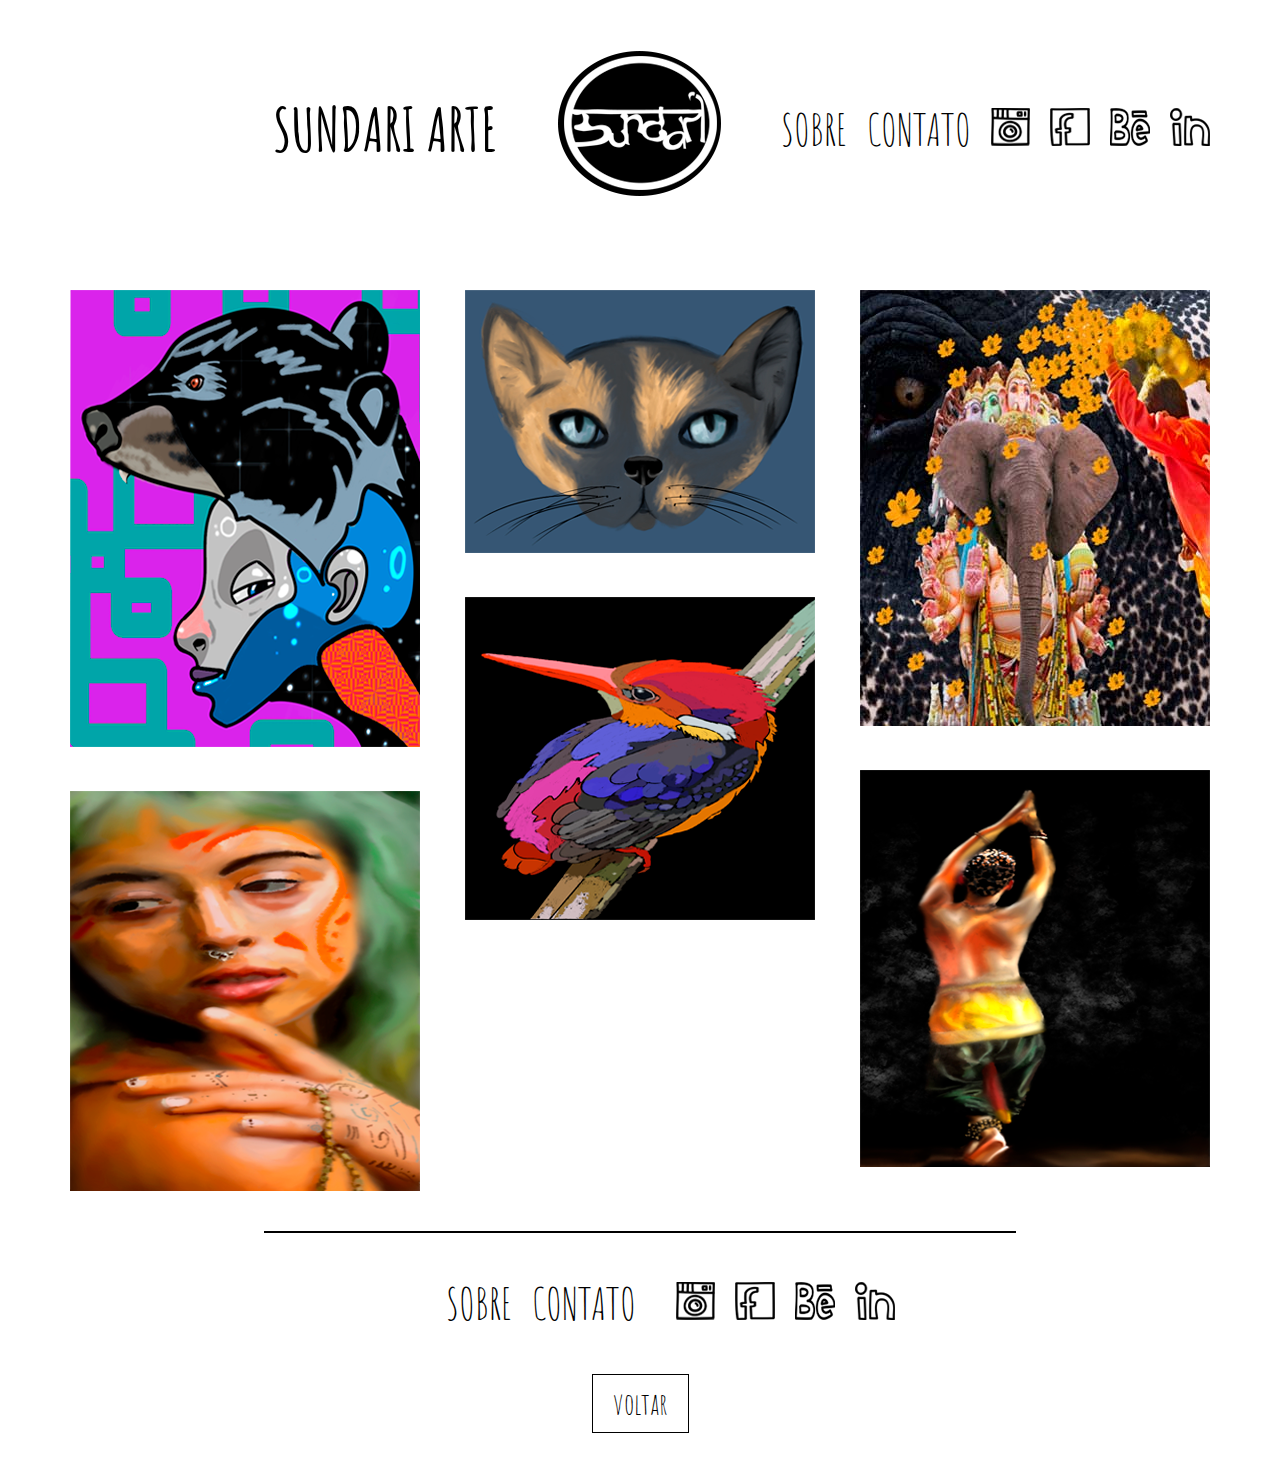
<file: index.htm>
<!DOCTYPE html>
<html >
  <head>
       <title> Sundari Arte </title><link rel="stylesheet" href="css/style-site-sundari.css.css">
      <link rel="preconnect" href="https://fonts.googleapis.com">
      <link rel="preconnect" href="https://fonts.gstatic.com" crossorigin>
      <link href="https://fonts.googleapis.com/css2?family=Amatic+SC:wght@400;700&display=swap" rel="stylesheet">
    </head>
  <body>
    <header>
        
          <nav>
              <ul class="menu">
                  <li> <a href="#"><h1 class="nome-site">SUNDARI ARTE</h1></a></li>
                  <li><img class= "logo" src="imagens/logoo.png"></li>
                  <li> <a class="sobre" href="pagina-sobre.html">Sobre</a></li>
                  <li> <a class="contato" href="pagina-contato02.html">Contato</a></li>
                  
                 
                  <li ><a href="#"><img class="redes"src ="imagens/instagram-hand-drawn-logo.png"></a></li>
                  <li > <a href="#"><img class="redes"src="imagens/facebook-letter-logo-in-a-square-hand-drawn-outline.png"></a></li>
                  <li> <a href="#"><img class="redes"src="imagens/behance-hand-drawn-symbol.png"></a>  </li>
                  <li> <a href="#"><img class="redes"src="imagens/linkedin-logo-hand-drawn-outline.png"></a>
                  </li>
             </ul>
        </nav>
      </header>
          
      <main>
          <div class="galeria-home">
              <div class="coluna">
                  <a href=pagina-grafite.html><img src="imagens/sketch1635358814547.png"></a>
                  <a href=pagina-ganga.html><img src="imagens/GANGA.png"></a>
                  
              </div>
              <div class="coluna">
                  <a href=pagina-gato.html><img src="imagens/sketch1635358893754.png"></a>
                  <a href=pagina-passaro.html> <img src=imagens/sketch1635359005461.png></a>
              </div>
              <div class="coluna">
                  <a href=pagina-colagem.html><img src="imagens/colagem%20%20atividade%202.1%20copiar.jpg"></a>
                  <a href=pagina-principe.html><img src="imagens/PRINCIPE.png"></a>
              </div>
          </div>
        
      </main>
      
  </body>
 <br>
    <br>
    <hr>
    
    <footer>
        
        <ul class="menu">
            <li> <a class="sobre" href="pagina-sobre.html">Sobre</a></li>
            <li> <a class="contato" href="pagina-contato02.html">Contato</a></li>
            
            <li>
            <li><a href="#"><img class="redes"src ="imagens/instagram-hand-drawn-logo.png"></a></li>
            <li> <a href="#"><img class="redes"src="imagens/facebook-letter-logo-in-a-square-hand-drawn-outline.png"></a></li>
            <li> <a href="#"><img class="redes"src="imagens/behance-hand-drawn-symbol.png"></a>  </li>
            <li> <a href="#"><img class="redes"src="imagens/linkedin-logo-hand-drawn-outline.png"></a>
            </li>
        </ul>
        
         <a href=index.htm class="voltar">voltar</a>
        
    </footer>
</html>
</file>
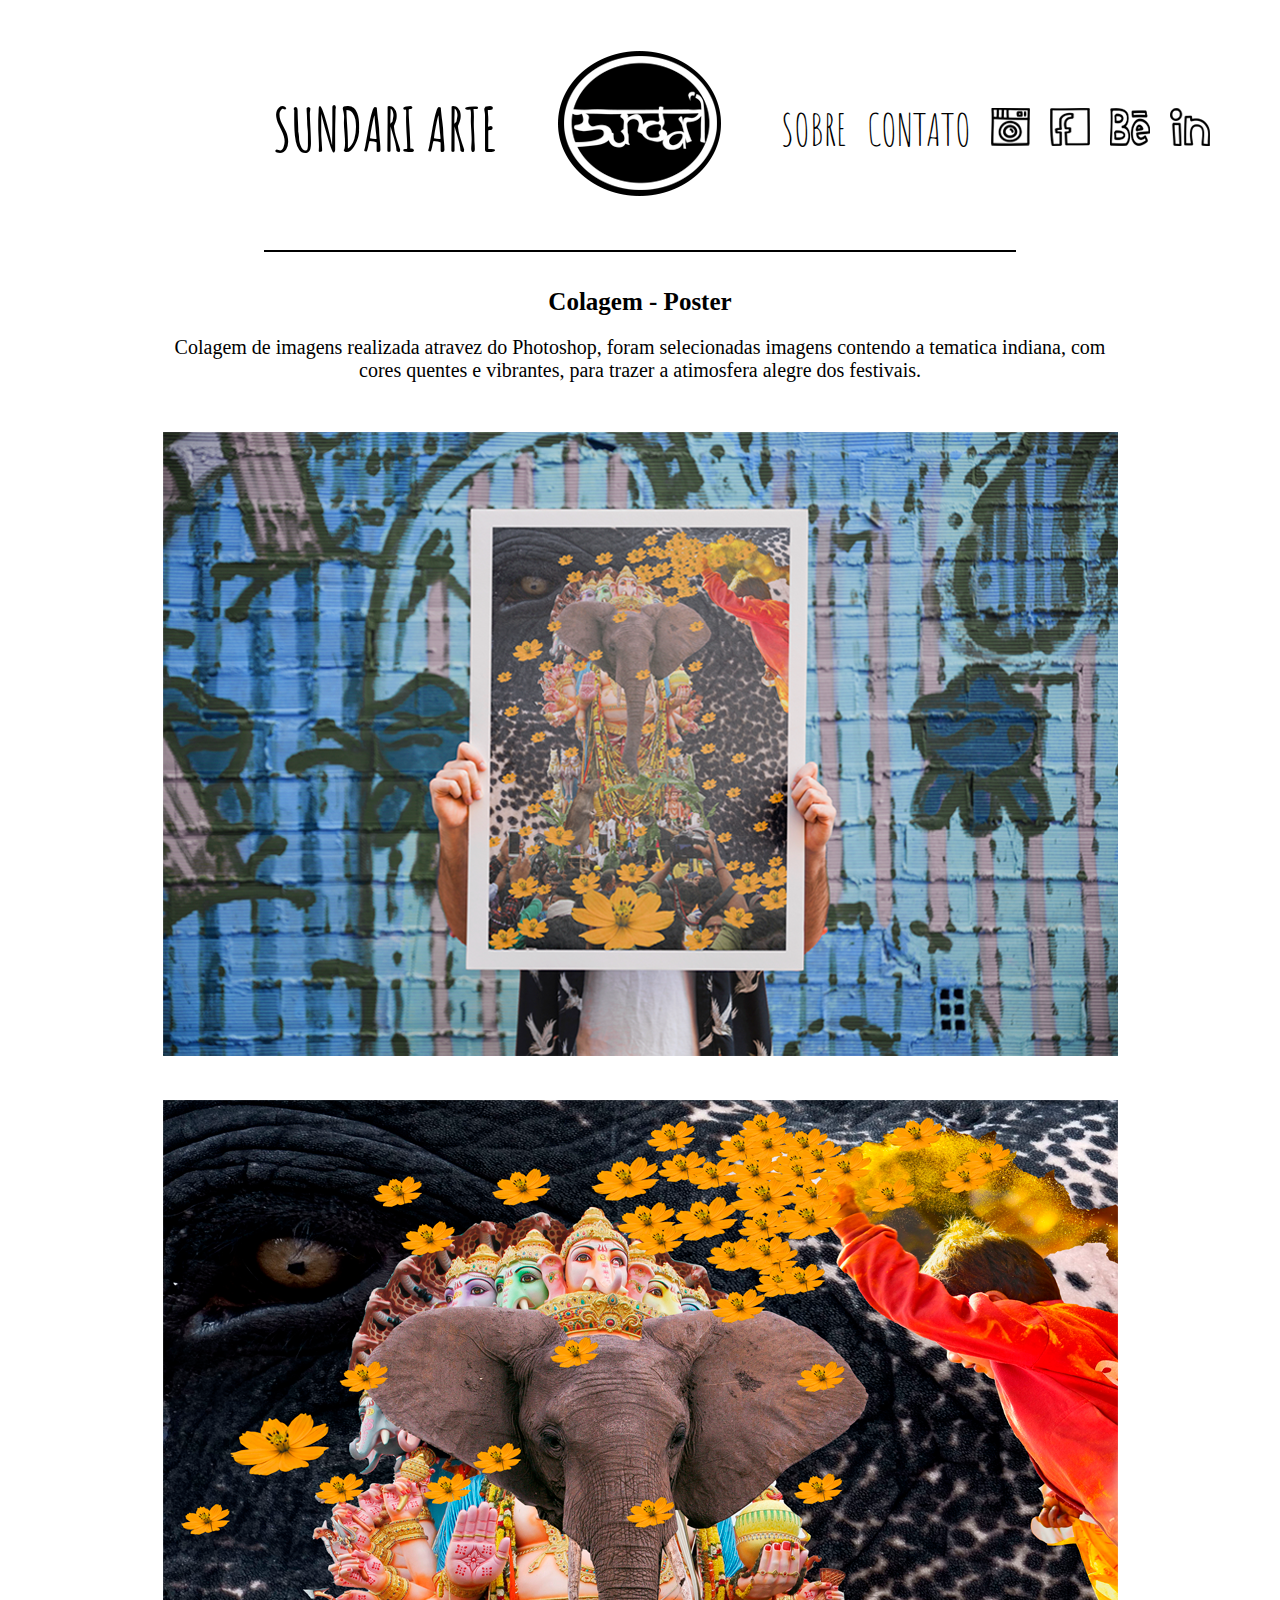
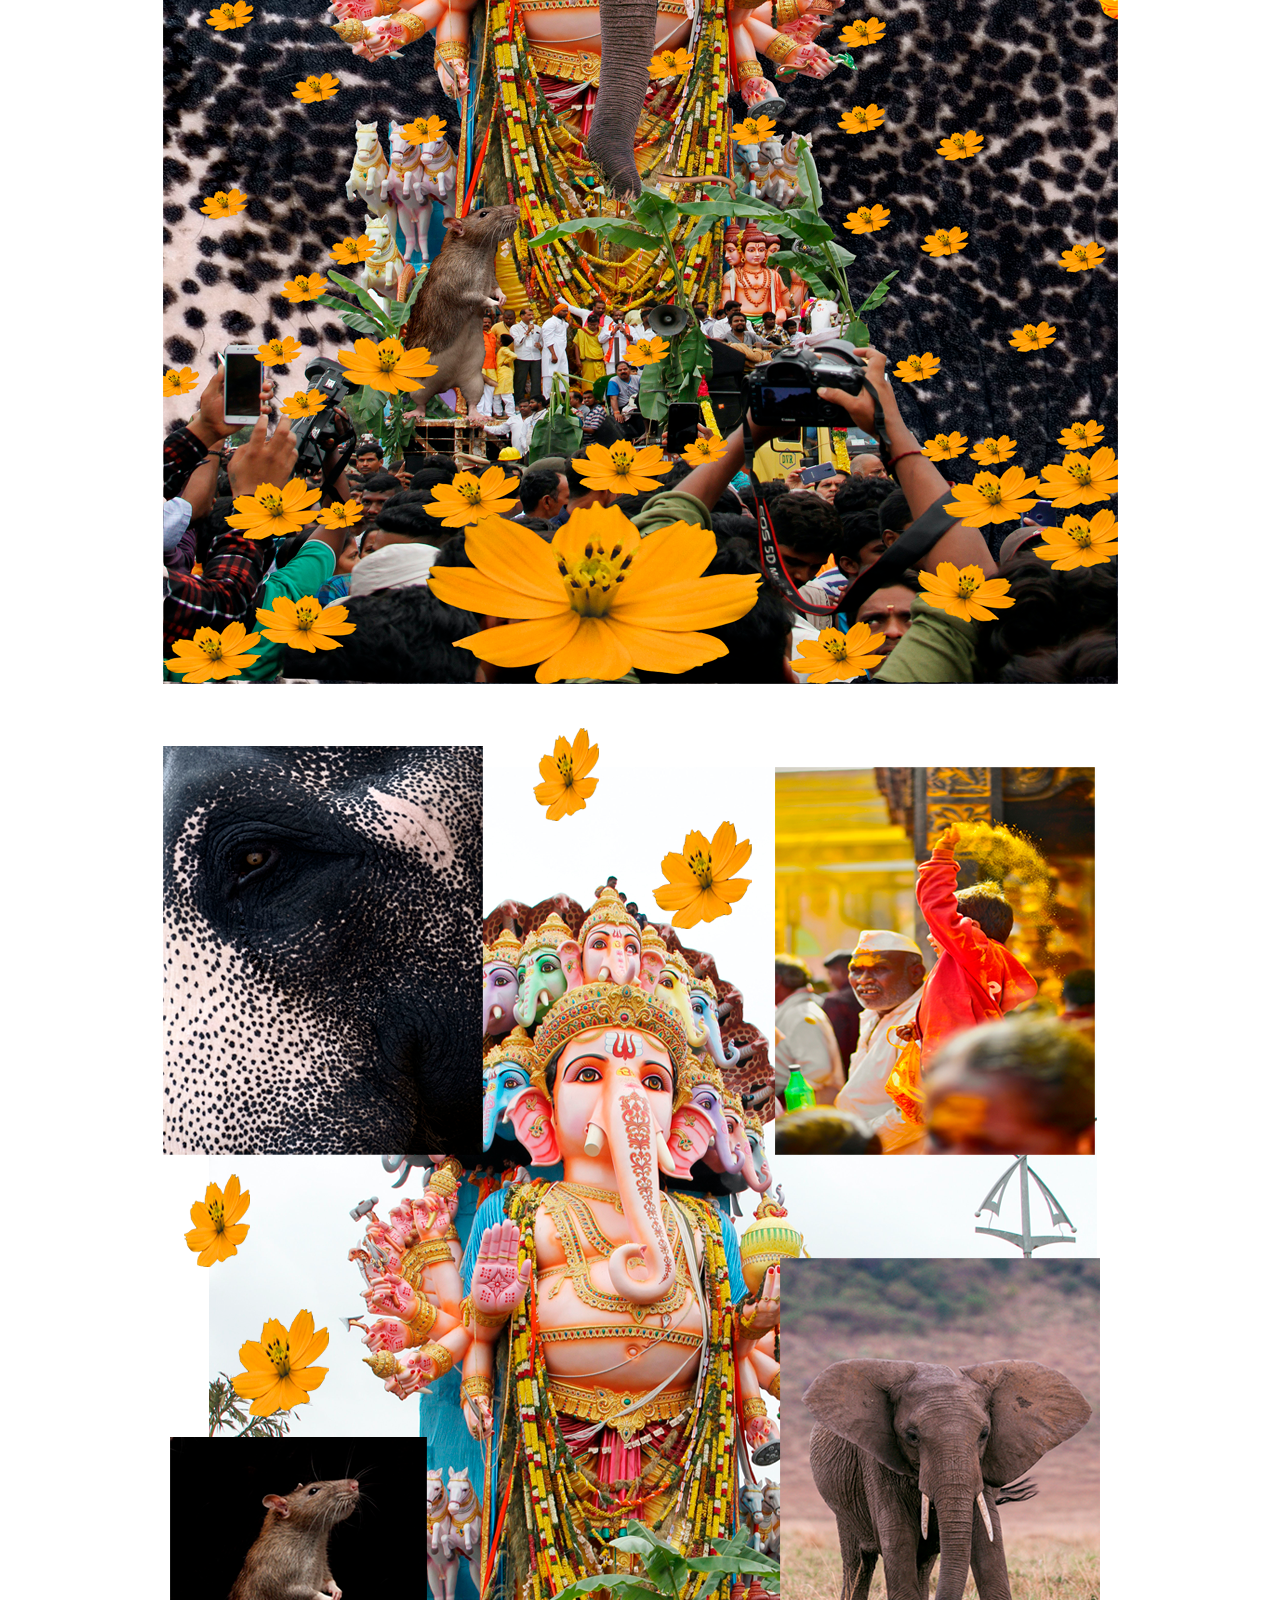
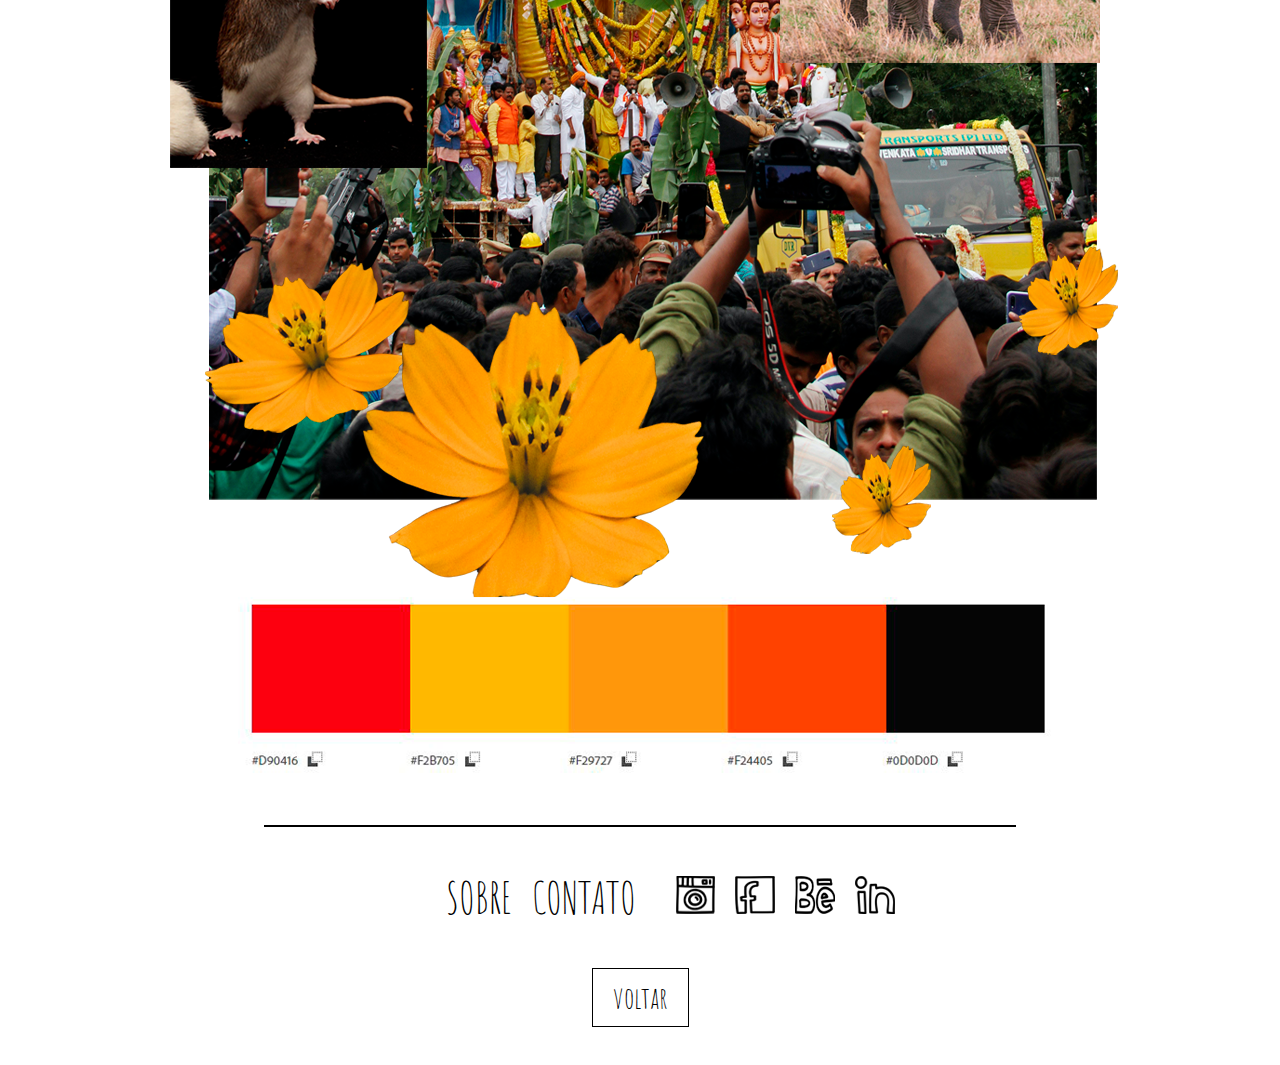
<file: pagina-colagem.html>
<!DOCTYPE html>
<html >
   <head>
       <title> Sundari Arte </title><link rel="stylesheet" href="css/style-site-sundari.css.css">
      <link rel="preconnect" href="https://fonts.googleapis.com">
      <link rel="preconnect" href="https://fonts.gstatic.com" crossorigin>
      <link href="https://fonts.googleapis.com/css2?family=Amatic+SC:wght@400;700&display=swap" rel="stylesheet">
    </head>
  <body>
     <header>
        
         <nav>
              <ul class="menu">
                  <li> <a href=index.htm><h1 class="nome-site">SUNDARI ARTE</h1></a></li>
                  <li><a href="index.htm"><img class= "logo" src="imagens/logoo.png"></a></li>
                  <li> <a class="sobre" href="pagina-sobre.html">Sobre</a></li>
                  <li> <a class="contato" href="pagina-contato02.html">Contato</a></li>
                  
                 
                  <li ><a href="#"><img class="redes"src ="imagens/instagram-hand-drawn-logo.png"></a></li>
                  <li > <a href="#"><img class="redes"src="imagens/facebook-letter-logo-in-a-square-hand-drawn-outline.png"></a></li>
                  <li> <a href="#"><img class="redes"src="imagens/behance-hand-drawn-symbol.png"></a>  </li>
                  <li> <a href="#"><img class="redes"src="imagens/linkedin-logo-hand-drawn-outline.png"></a>
                  </li>
             </ul>
        </nav>
      </header>
      
      <hr>
      <br>
      <br>
      <main>
          <h2 class="titulo">Colagem - Poster</h2>
          <p class="texto">Colagem de imagens realizada atravez do Photoshop, foram selecionadas imagens contendo a tematica indiana, com cores quentes e vibrantes, para trazer a atimosfera alegre dos festivais.
  </p>
          
          <div class="galeria">
              <div class="imagem-1">
                  <img src=imagens/imagem-mockup-colagem.png>
               </div>
              
              <div class="imagem-2">
                  <img src=imagens/imagem-final-colagem.png>
               </div>
              
              <div class="imagem-3">
                  <img src=imagens/processo-colagem.png>
                  </div> 
        
          </div>
        
      </main>
      
  </body>
    <hr>
    
     <footer>
        
        <ul class="menu">
            <li> <a class="sobre" href="pagina-sobre.html">Sobre</a></li>
            <li> <a class="contato" href="pagina-contato02.html">Contato</a></li>
            
            <li>
            <li><a href="#"><img class="redes"src ="imagens/instagram-hand-drawn-logo.png"></a></li>
            <li> <a href="#"><img class="redes"src="imagens/facebook-letter-logo-in-a-square-hand-drawn-outline.png"></a></li>
            <li> <a href="#"><img class="redes"src="imagens/behance-hand-drawn-symbol.png"></a>  </li>
            <li> <a href="#"><img class="redes"src="imagens/linkedin-logo-hand-drawn-outline.png"></a>
            </li>
        </ul>
        
      <a href="index.htm"class="voltar">voltar</a>
         
    </footer>
</html>
</file>
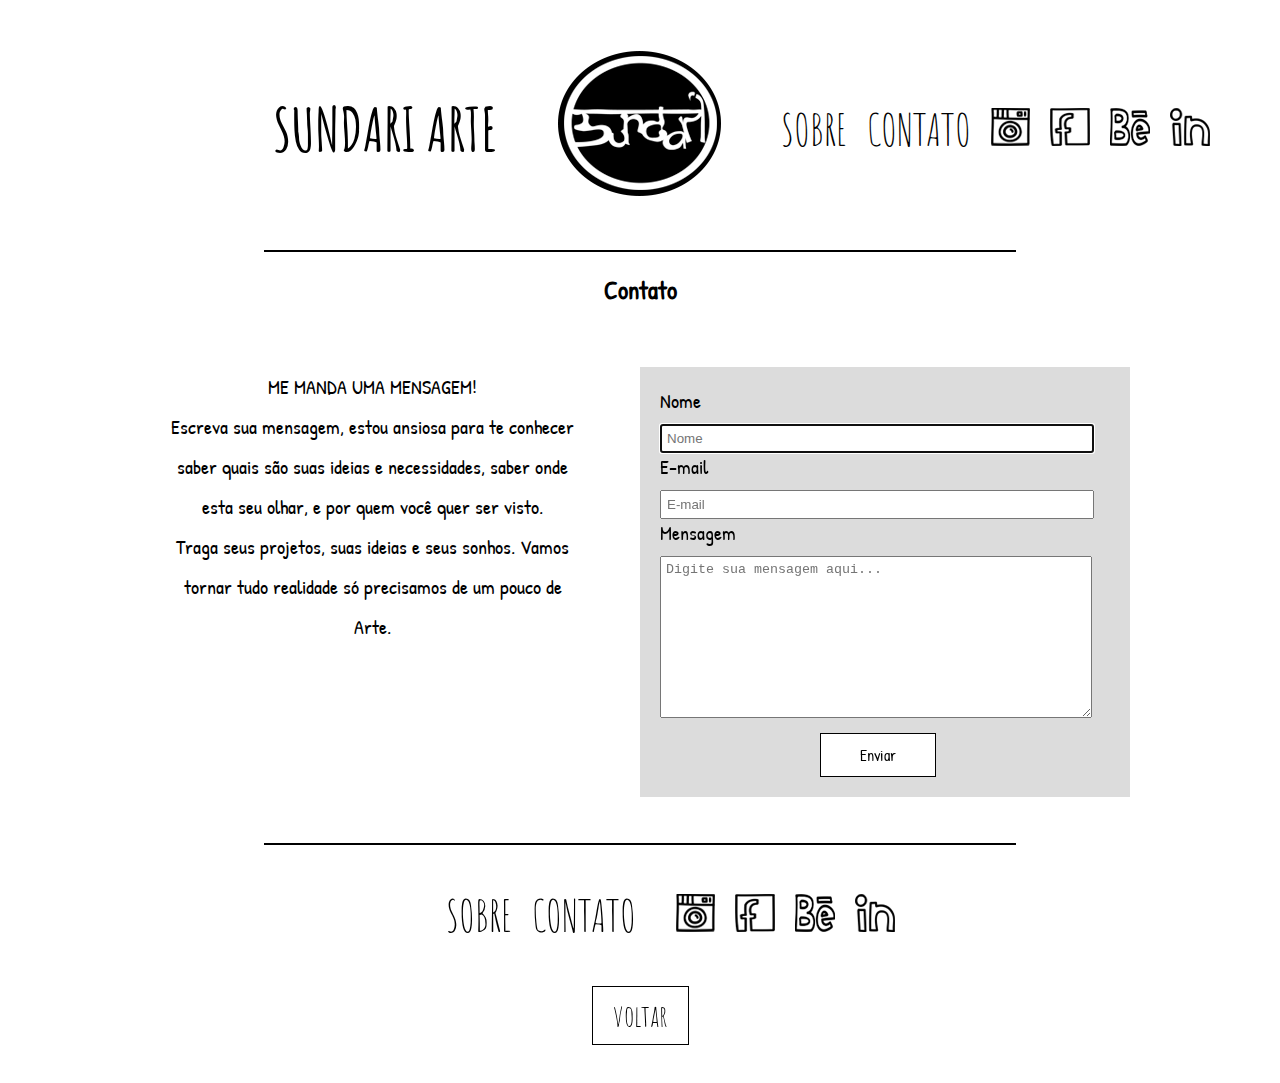
<file: pagina-contato02.html>
<!DOCTYPE html>
<html >
  <head>
       <title> Sundari Arte </title><link rel="stylesheet" href="css/style-site-sundari.css.css">
      <link rel="preconnect" href="https://fonts.googleapis.com">
      <link rel="preconnect" href="https://fonts.gstatic.com" crossorigin>
      <link href="https://fonts.googleapis.com/css2?family=Amatic+SC:wght@400;700&display=swap" rel="stylesheet">
      <link rel="preconnect" href="https://fonts.googleapis.com">
      <link rel="preconnect" href="https://fonts.gstatic.com" crossorigin>
      <link href="https://fonts.googleapis.com/css2?family=Patrick+Hand&display=swap" rel="stylesheet">
    </head>
  <body>
<!--      estava faltando o main aqui no html, para alinhar o conteúdo todo -->
      <main>
     <header>
        
         <nav>
              <ul class="menu">
                  <li> <a href=index.htm><h1 class="nome-site">SUNDARI ARTE</h1></a></li>
                  <li><a href="index.htm"><img class= "logo" src="imagens/logoo.png"></a></li>
                  <li> <a class="sobre" href="pagina-sobre.html">Sobre</a></li>
                  <li> <a class="contato" href="pagina-contato02.html">Contato</a></li>
                  
                 
                  <li ><a href="#"><img class="redes"src ="imagens/instagram-hand-drawn-logo.png"></a></li>
                  <li > <a href="#"><img class="redes"src="imagens/facebook-letter-logo-in-a-square-hand-drawn-outline.png"></a></li>
                  <li> <a href="#"><img class="redes"src="imagens/behance-hand-drawn-symbol.png"></a>  </li>
                  <li> <a href="#"><img class="redes"src="imagens/linkedin-logo-hand-drawn-outline.png"></a>
                  </li>
             </ul>
        </nav>
      </header>
      
      <hr>
      <h2 class="titulocontato">Contato</h2> 
<!--      Coloquei o que estava em li como div ou deixei no elemento base para que a estrutura fique igual, coloquei um p para cada texto abaixo, fiz uma div para envolver os dois elementos, assim podemos alinhar melhor -->
      <div class="textoeformulariocontato">
           <div class="textocontato">
               <p>ME MANDA UMA MENSAGEM!</p>
                <p>Escreva sua mensagem, estou ansiosa para te conhecer saber quais são suas ideias e necessidades, saber onde esta seu olhar, e por quem você quer ser visto. <br>
                    Traga seus projetos, suas ideias e seus sonhos. Vamos tornar tudo realidade só precisamos de um pouco de Arte.                    
                </p>
          </div>
      
<!--      Tirei os fieldsets e deixei com label para a identificação ficar em cima de cada ítem do formulário -->
            <div class="container">
                <form id="contact" action="" method="post">
                    <p><label for="nome">Nome</label></p>
                    <input placeholder="Nome" type="text" tabindex="1" required autofocus id="nome">
                    <p><label for="email">E-mail</label></p>
                    <input placeholder="E-mail" type="e-mail" tabindex="3" required autofocus id="email">
                    <p><label for="mensagem">Mensagem</label></p>
                    <textarea placeholder="Digite sua mensagem aqui..." type="e-mail" tabindex="4" required autofocus id="mensagem"></textarea>
                    <br>
                    <button name="submit" type="submit" id="contact-submit" data-submit="...sending">Enviar</button>
                </form>
              </div>
    </div>
            </main>
          </body>
          <br>
          <br>
        <hr>

     <footer>
        
        <ul class="menu">
            <li> <a class="sobre" href="pagina-sobre.html">Sobre</a></li>
            <li> <a class="contato" href="pagina-contato02.html">Contato</a></li>
            
            <li>
            <li><a href="#"><img class="redes"src ="imagens/instagram-hand-drawn-logo.png"></a></li>
            <li> <a href="#"><img class="redes"src="imagens/facebook-letter-logo-in-a-square-hand-drawn-outline.png"></a></li>
            <li> <a href="#"><img class="redes"src="imagens/behance-hand-drawn-symbol.png"></a>  </li>
            <li> <a href="#"><img class="redes"src="imagens/linkedin-logo-hand-drawn-outline.png"></a>
            </li>
        </ul>
        
         <a href="index.htm"class="voltar">voltar</a>
        
    </footer>
        


</html>
</file>
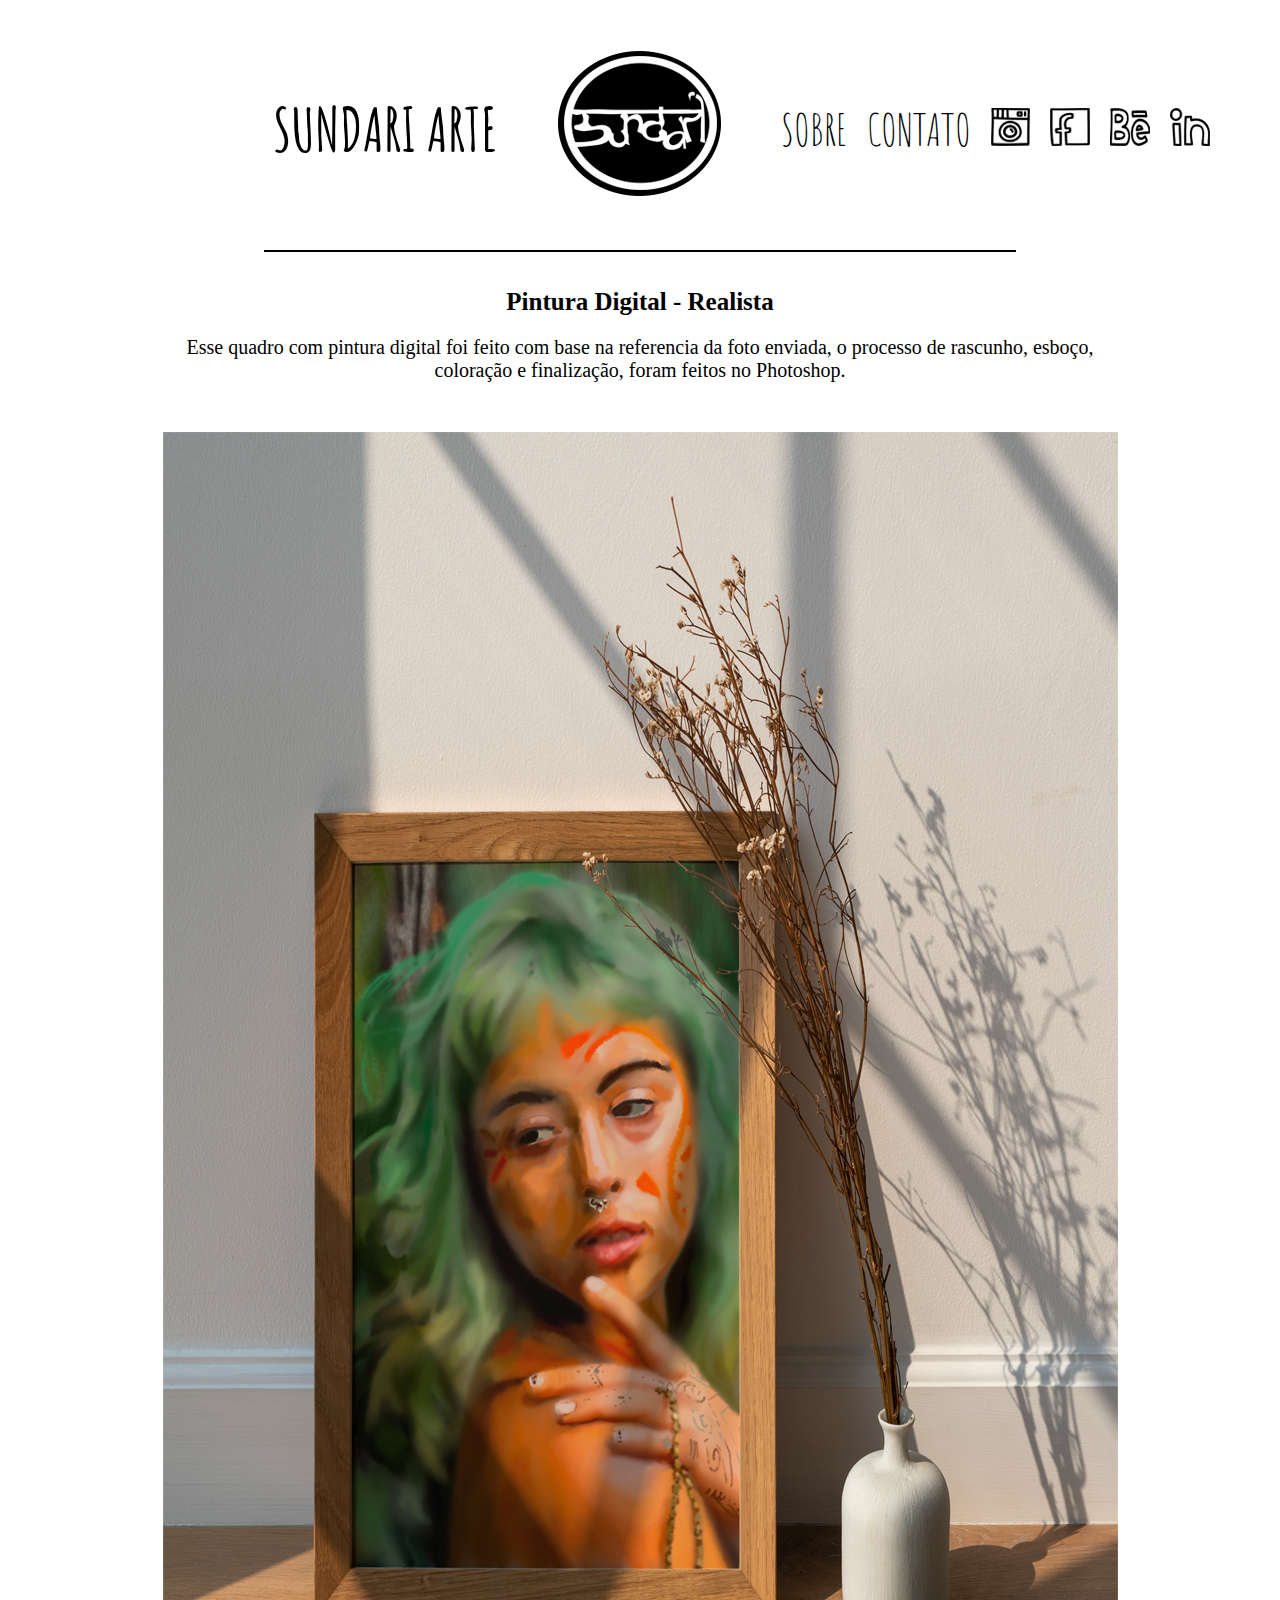
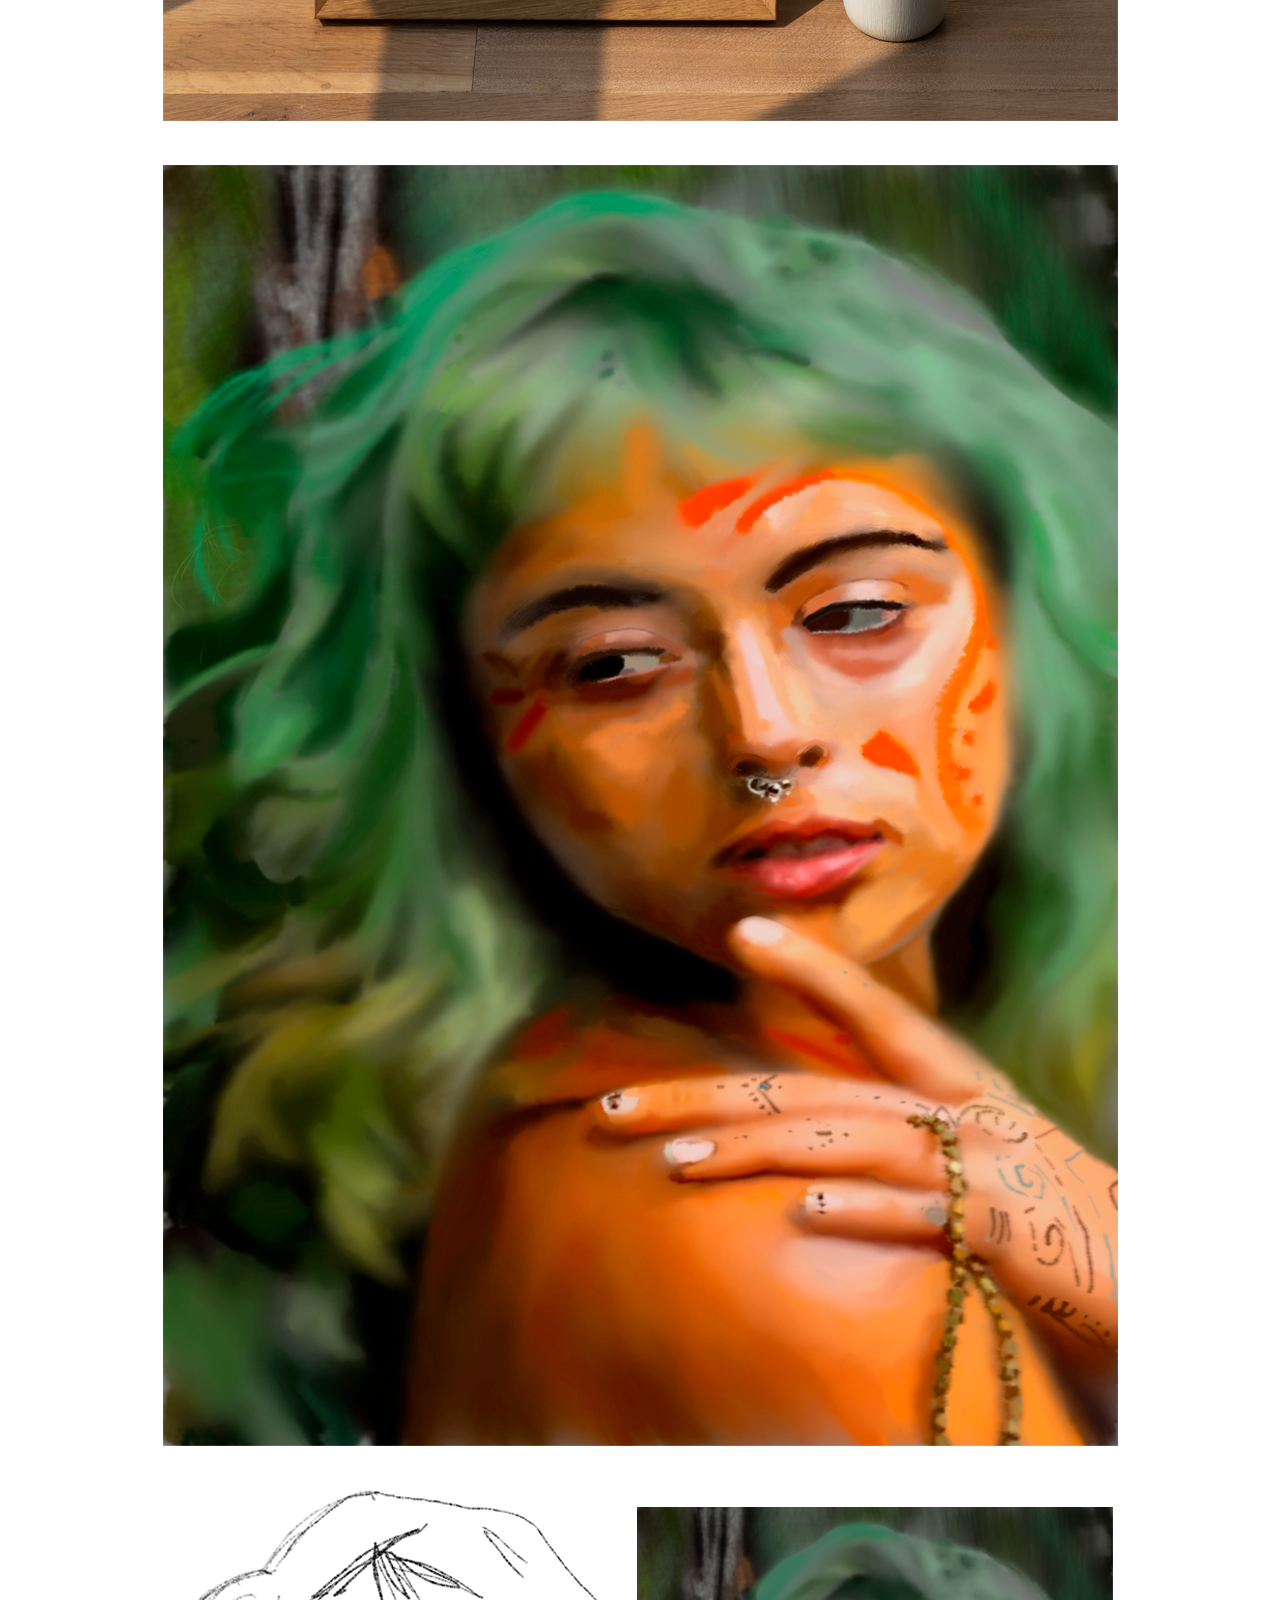
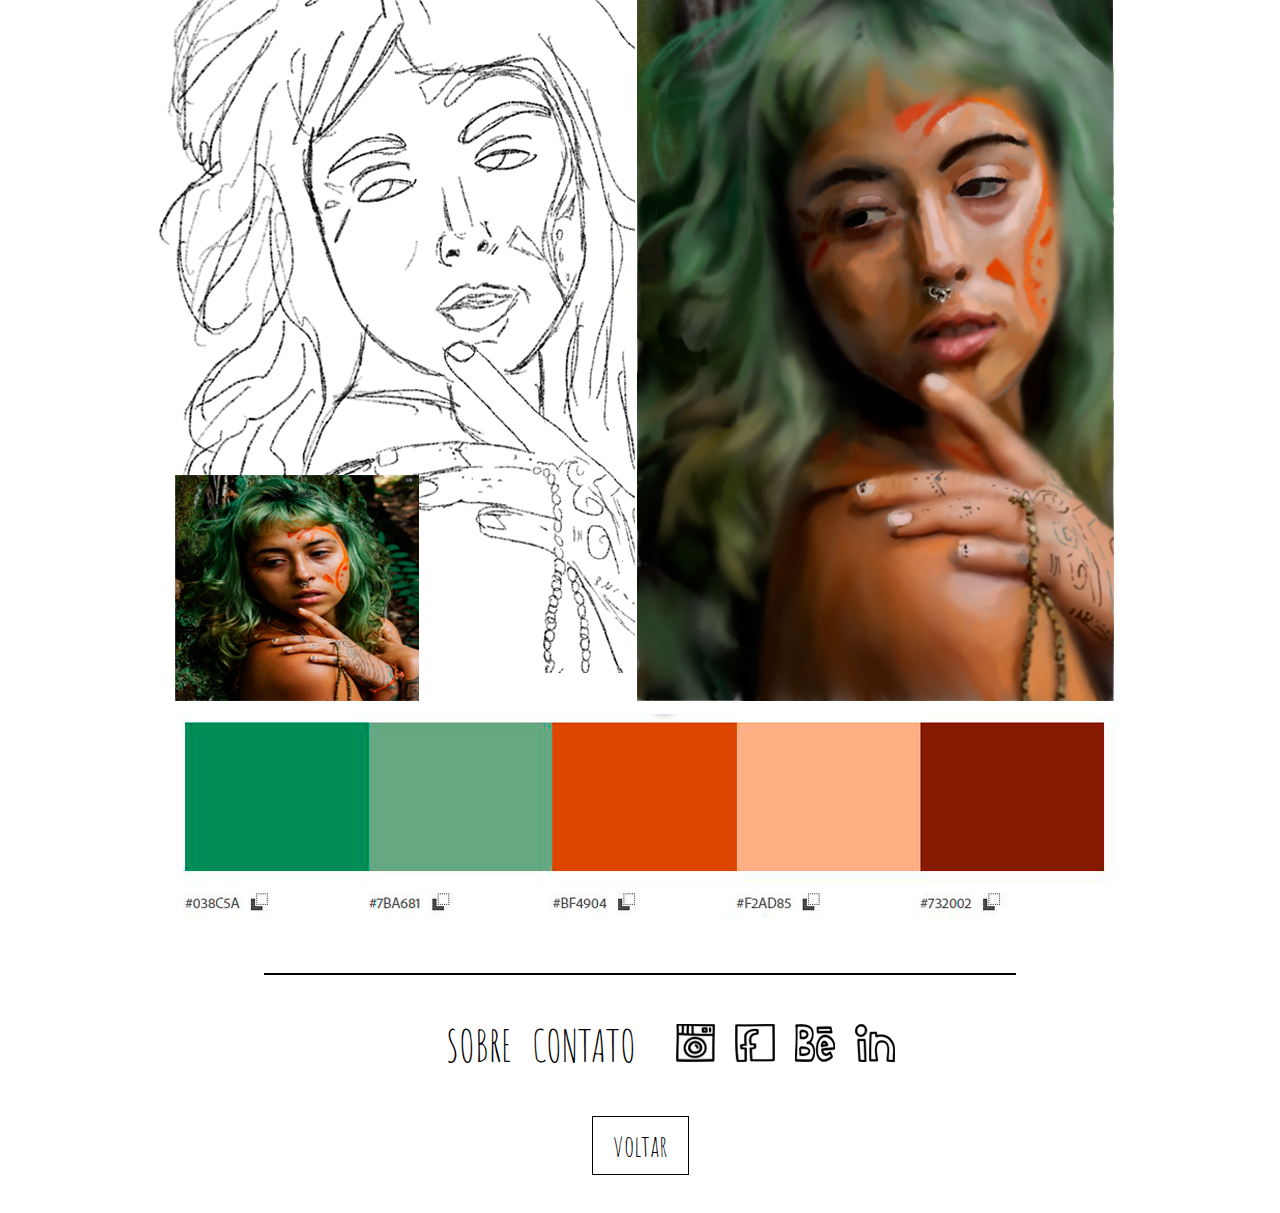
<file: pagina-ganga.html>
<!DOCTYPE html>
<html >
    <head>
       <title> Sundari Arte </title><link rel="stylesheet" href="css/style-site-sundari.css.css">
      <link rel="preconnect" href="https://fonts.googleapis.com">
      <link rel="preconnect" href="https://fonts.gstatic.com" crossorigin>
      <link href="https://fonts.googleapis.com/css2?family=Amatic+SC:wght@400;700&display=swap" rel="stylesheet">
    </head>
  <body>
     <header>
        
         <nav>
              <ul class="menu">
                  <li> <a href=index.htm><h1 class="nome-site">SUNDARI ARTE</h1></a></li>
                  <li><a href="index.htm"><img class= "logo" src="imagens/logoo.png"></a></li>
                  <li> <a class="sobre" href="pagina-sobre.html">Sobre</a></li>
                  <li> <a class="contato" href="pagina-contato02.html">Contato</a></li>
                  
                 
                  <li ><a href="#"><img class="redes"src ="imagens/instagram-hand-drawn-logo.png"></a></li>
                  <li > <a href="#"><img class="redes"src="imagens/facebook-letter-logo-in-a-square-hand-drawn-outline.png"></a></li>
                  <li> <a href="#"><img class="redes"src="imagens/behance-hand-drawn-symbol.png"></a>  </li>
                  <li> <a href="#"><img class="redes"src="imagens/linkedin-logo-hand-drawn-outline.png"></a>
                  </li>
             </ul>
        </nav>
      </header>
      
      <hr>
      <br>
      <br>
      <main>
          <h2 class="titulo">Pintura Digital - Realista</h2>
          <p class="texto">Esse quadro com pintura digital foi feito com base na referencia da foto enviada, o processo de rascunho, esboço, coloração e finalização, foram feitos no Photoshop.  
  </p>
          
          <div class="galeria">
              <div class="imagem-1">
                  <img src=imagens/imagem-mockup-ganga.png>
               </div>
              
              <div class="imagem-2">
                  <img src=imagens/imagem-final-ganga.png>
               </div>
              
              <div class="imagem-3">
                  <img src=imagens/processo-ganga.png>
                  </div> 
              
          </div>
        
      </main>
      
  </body>
    <hr>
    
     <footer>
        
        <ul class="menu">
            <li> <a class="sobre" href="pagina-sobre.html">Sobre</a></li>
            <li> <a class="contato" href="pagina-contato02.html">Contato</a></li>
            
            <li>
            <li><a href="#"><img class="redes"src ="imagens/instagram-hand-drawn-logo.png"></a></li>
            <li> <a href="#"><img class="redes"src="imagens/facebook-letter-logo-in-a-square-hand-drawn-outline.png"></a></li>
            <li> <a href="#"><img class="redes"src="imagens/behance-hand-drawn-symbol.png"></a>  </li>
            <li> <a href="#"><img class="redes"src="imagens/linkedin-logo-hand-drawn-outline.png"></a>
            </li>
        </ul>
        
         <a href="index.htm"class="voltar">voltar</a>
        
    </footer>
</html>
</file>
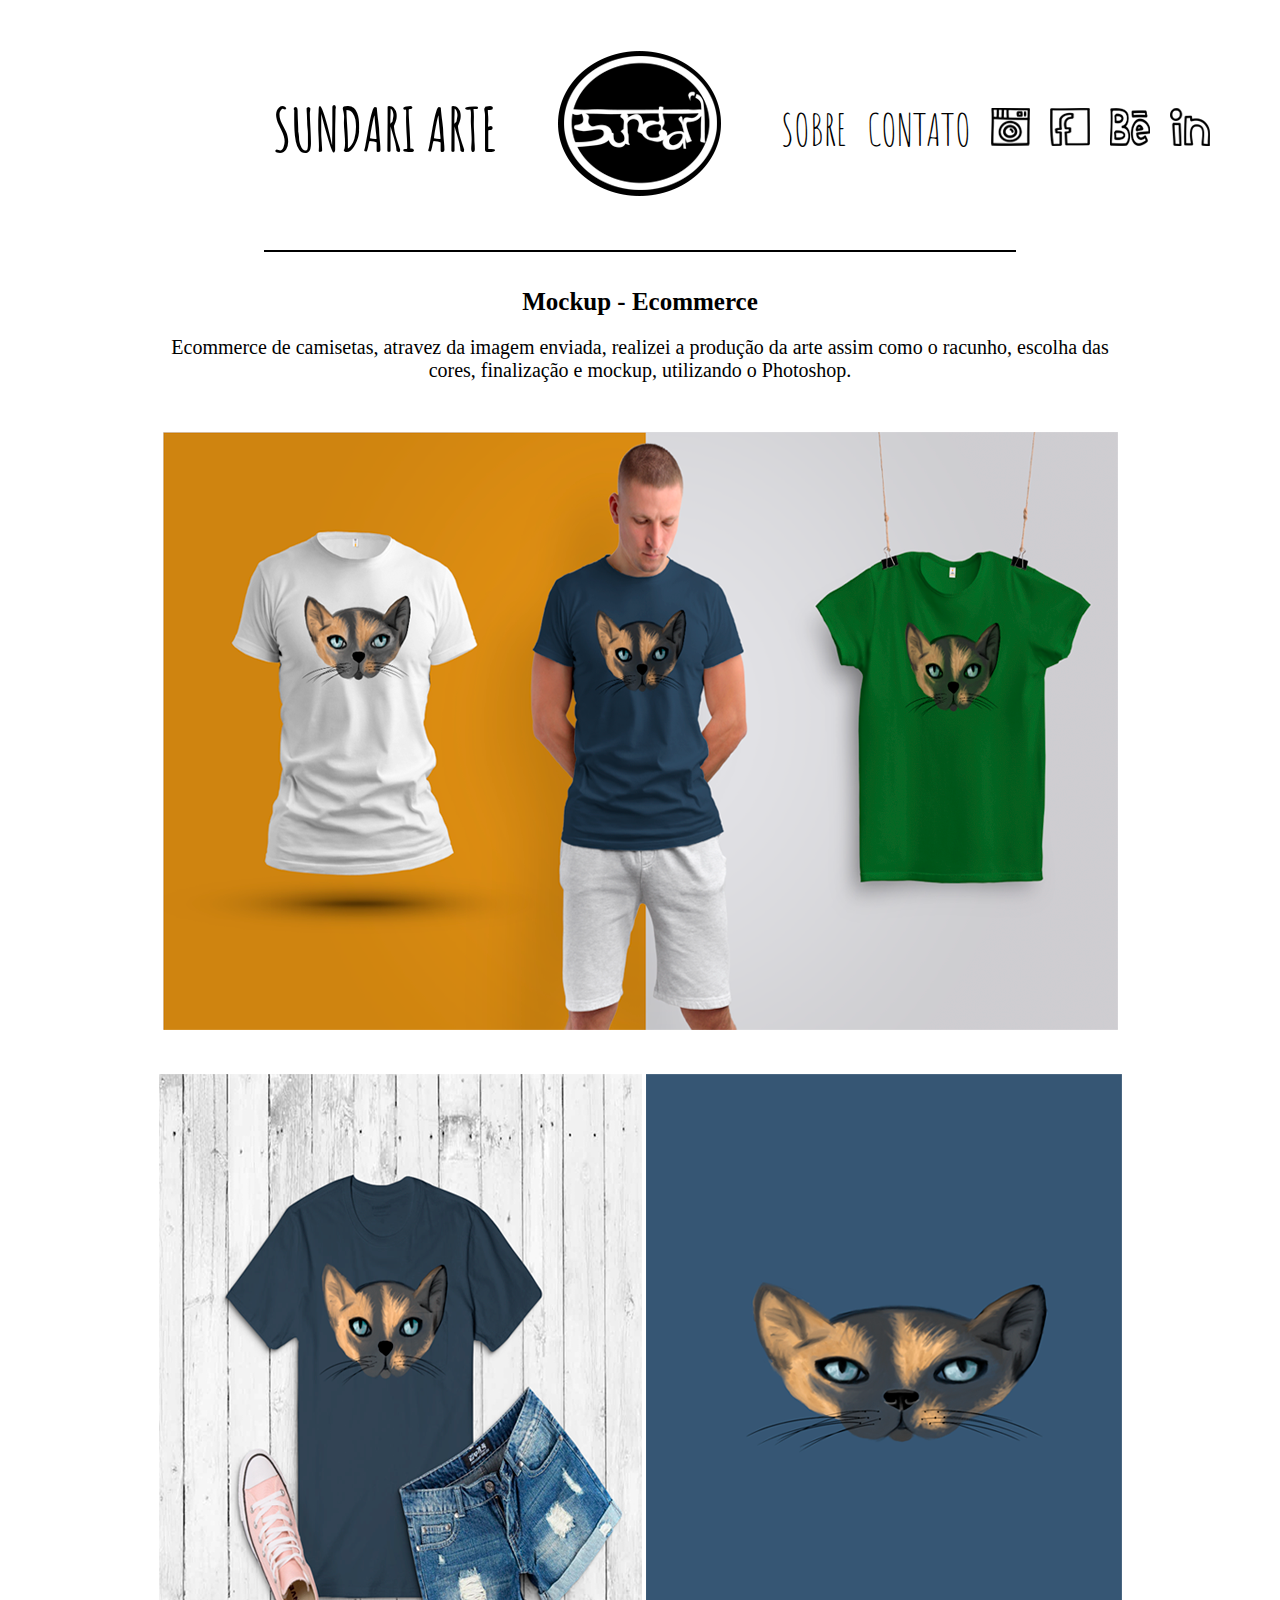
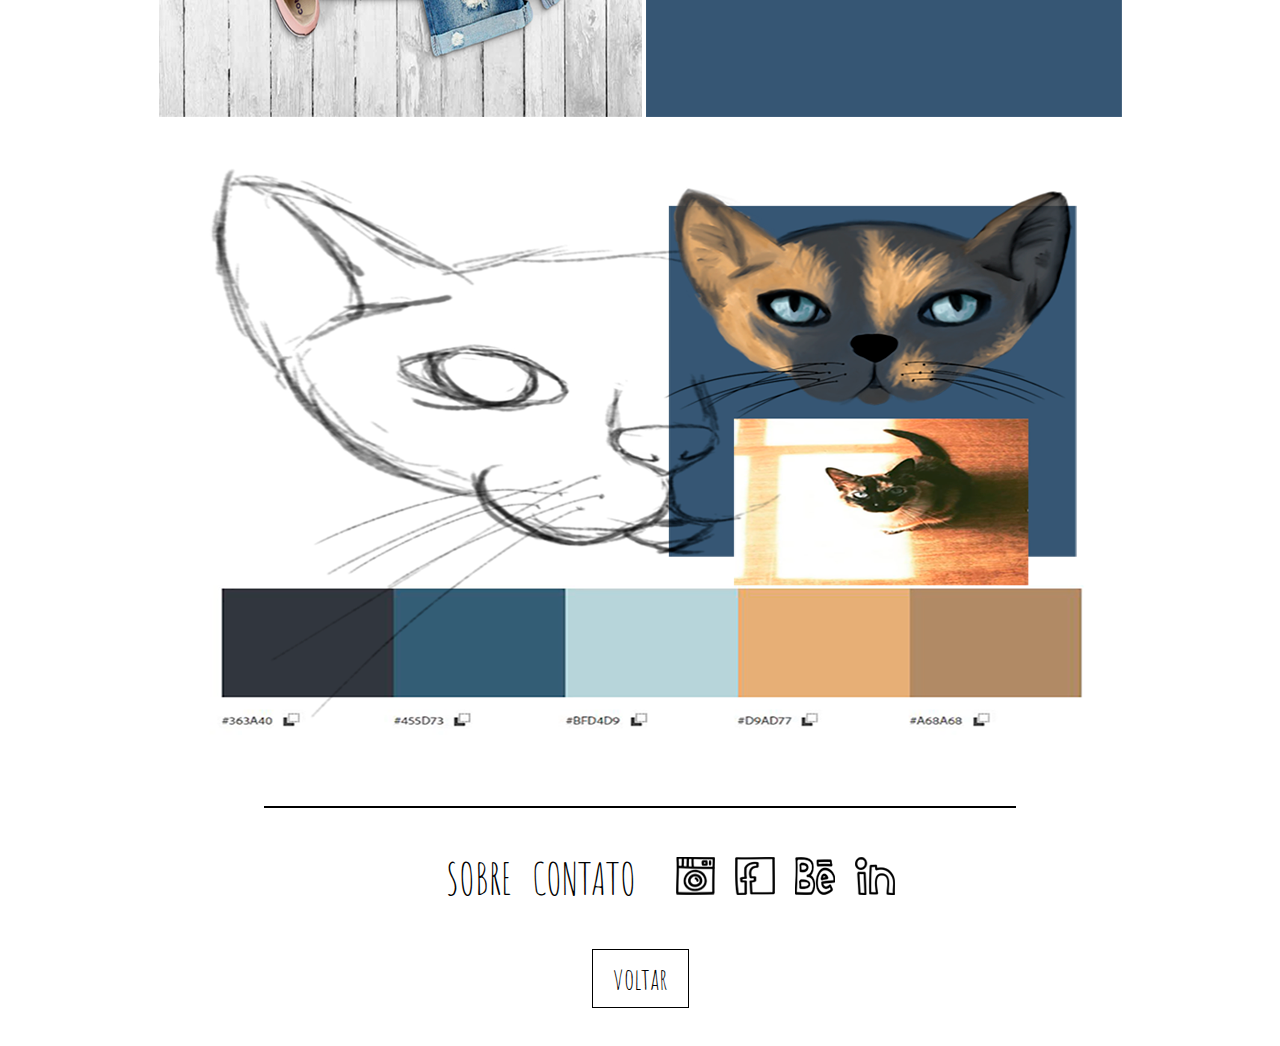
<file: pagina-gato.html>
<!DOCTYPE html>
<html >
  <head>
       <title> Sundari Arte </title><link rel="stylesheet" href="css/style-site-sundari.css.css">
      <link rel="preconnect" href="https://fonts.googleapis.com">
      <link rel="preconnect" href="https://fonts.gstatic.com" crossorigin>
      <link href="https://fonts.googleapis.com/css2?family=Amatic+SC:wght@400;700&display=swap" rel="stylesheet">
    </head>
  <body>
     <header>
        
         <nav>
              <ul class="menu">
                  <li> <a href=index.htm><h1 class="nome-site">SUNDARI ARTE</h1></a></li>
                  <li><a href="index.htm"><img class= "logo" src="imagens/logoo.png"></a></li>
                  <li> <a class="sobre" href="pagina-sobre.html">Sobre</a></li>
                  <li> <a class="contato" href="pagina-contato02.html">Contato</a></li>
                  
                 
                  <li ><a href="#"><img class="redes"src ="imagens/instagram-hand-drawn-logo.png"></a></li>
                  <li > <a href="#"><img class="redes"src="imagens/facebook-letter-logo-in-a-square-hand-drawn-outline.png"></a></li>
                  <li> <a href="#"><img class="redes"src="imagens/behance-hand-drawn-symbol.png"></a>  </li>
                  <li> <a href="#"><img class="redes"src="imagens/linkedin-logo-hand-drawn-outline.png"></a>
                  </li>
             </ul>
        </nav>
      </header>
      
      <hr>
      <br>
      <br>
      <main>
          <h2 class="titulo">Mockup - Ecommerce</h2>
          <p class="texto">Ecommerce de camisetas, atravez da imagem enviada, realizei a produção da arte assim como o racunho, escolha das cores, finalização e mockup, utilizando o Photoshop. 
          
          <div class="galeria">
              <div class="imagem-1">
                  <img src=imagens/homem-camiseta-gato.png>
              </div>
              
              <div class="imagem-2 e 3">
                  <img src=imagens/feminina-camiseta-gato.png>
                  <img src=imagens/imagem-gato.png>
               </div>
              
              <div class="imagem-4">
                  <img src=imagens/processo-gato.png>
                  </div> 
              
          </div>
        
      </main>
      
  </body>
    <hr>
    
    <footer>
        
        <ul class="menu">
            <li> <a class="sobre" href="pagina-sobre.html">Sobre</a></li>
            <li> <a class="contato" href="pagina-contato02.html">Contato</a></li>
            
            <li>
            <li><a href="#"><img class="redes"src ="imagens/instagram-hand-drawn-logo.png"></a></li>
            <li> <a href="#"><img class="redes"src="imagens/facebook-letter-logo-in-a-square-hand-drawn-outline.png"></a></li>
            <li> <a href="#"><img class="redes"src="imagens/behance-hand-drawn-symbol.png"></a>  </li>
            <li> <a href="#"><img class="redes"src="imagens/linkedin-logo-hand-drawn-outline.png"></a>
            </li>
        </ul>
        
        <a href="index.htm"class="voltar">voltar</a>
        
    </footer>
</html>
</file>
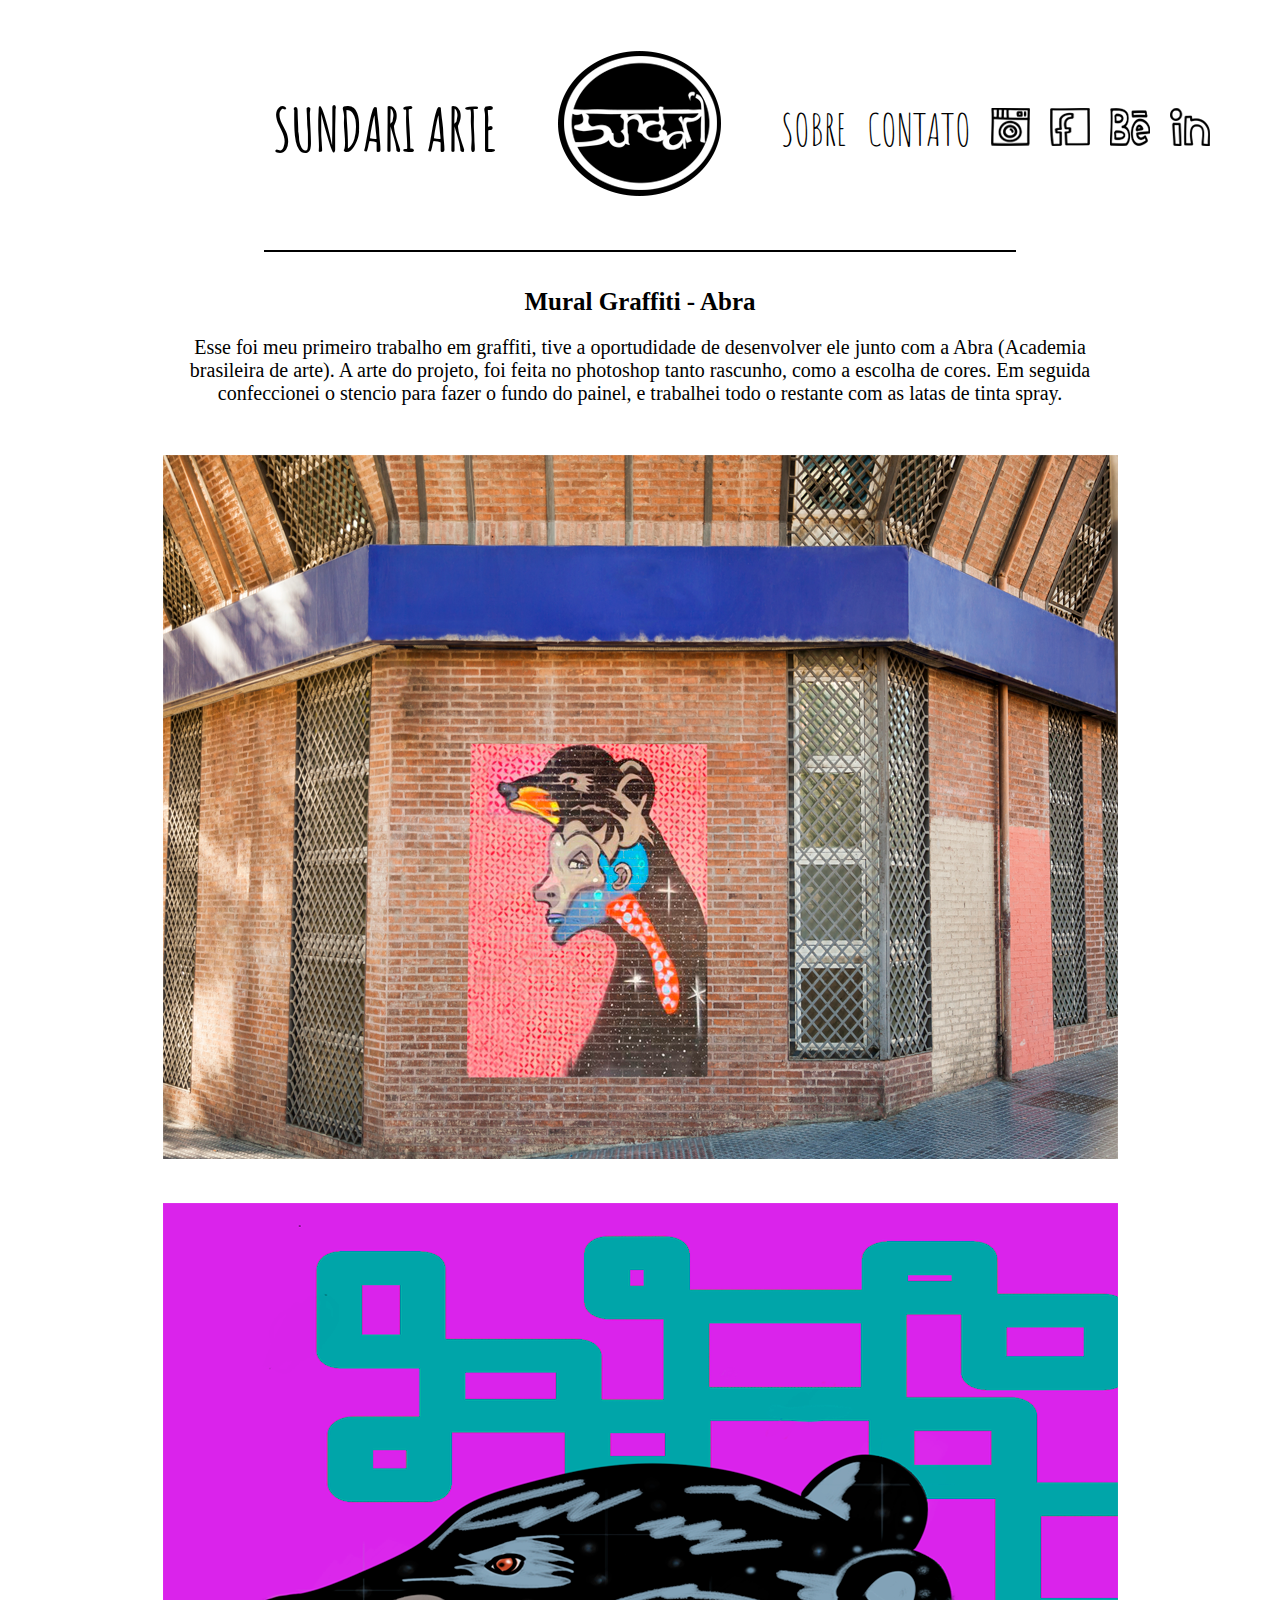
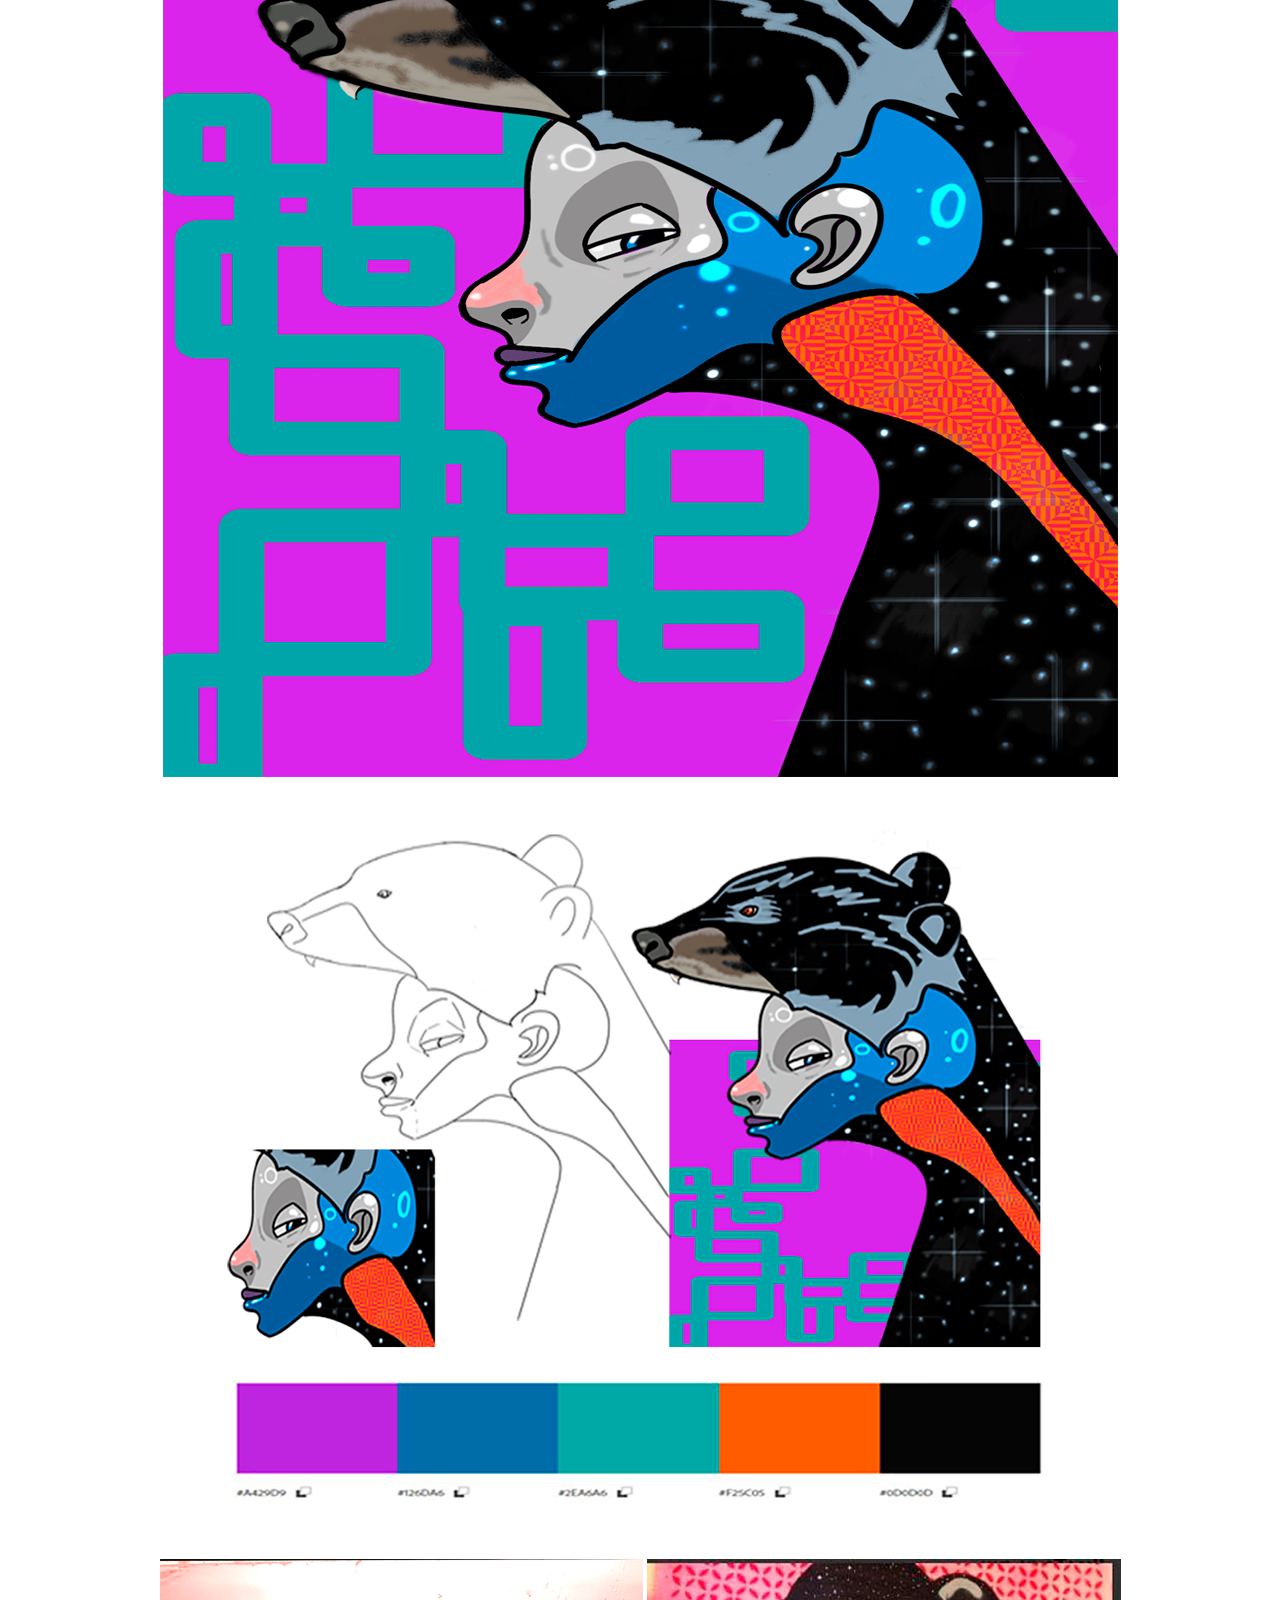
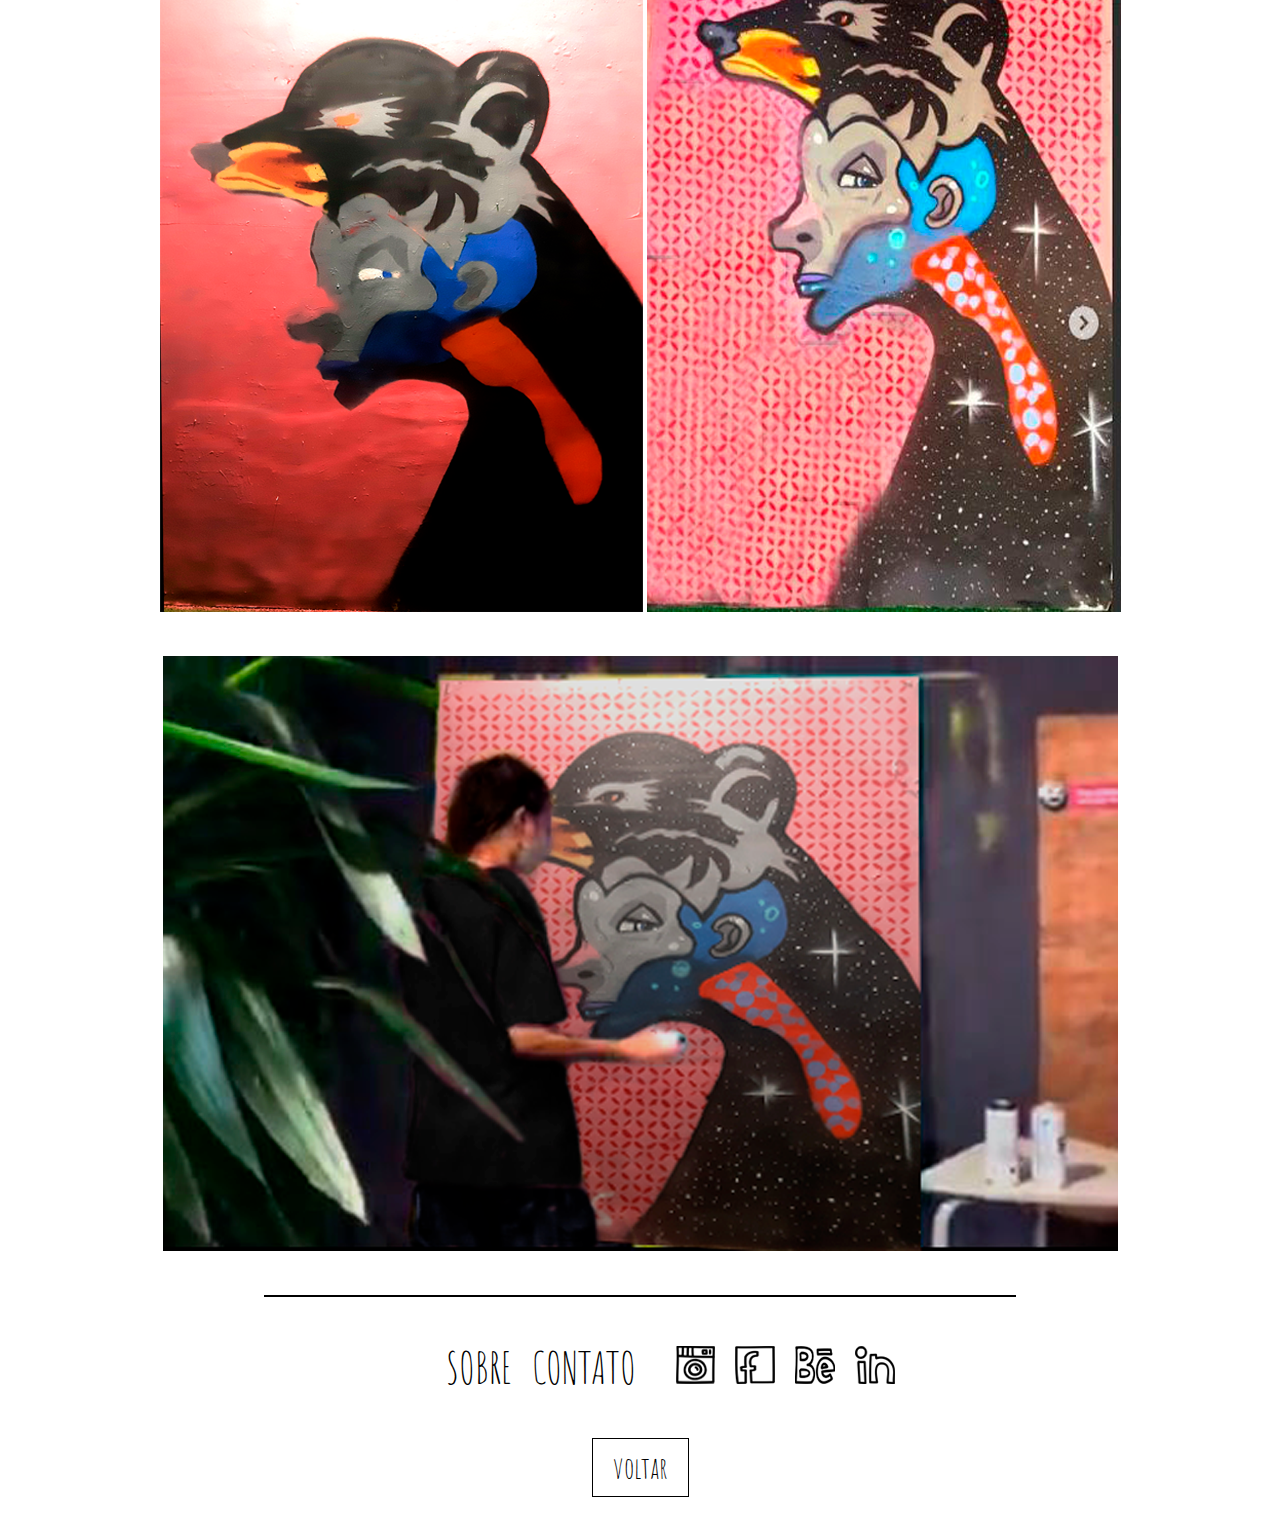
<file: pagina-grafite.html>
<!DOCTYPE html>
<html >
    <head>
       <title> Sundari Arte </title><link rel="stylesheet" href="css/style-site-sundari.css.css">
      <link rel="preconnect" href="https://fonts.googleapis.com">
      <link rel="preconnect" href="https://fonts.gstatic.com" crossorigin>
      <link href="https://fonts.googleapis.com/css2?family=Amatic+SC:wght@400;700&display=swap" rel="stylesheet">
    </head>
  <body>
     <header>
        
         <nav>
              <ul class="menu">
                  <li> <a href=index.htm><h1 class="nome-site">SUNDARI ARTE</h1></a></li>
                  <li><a href="index.htm"><img class= "logo" src="imagens/logoo.png"></a></li>
                  <li> <a class="sobre" href="pagina-sobre.html">Sobre</a></li>
                  <li> <a class="contato" href="pagina-contato02.html">Contato</a></li>
                  
                 
                  <li ><a href="#"><img class="redes"src ="imagens/instagram-hand-drawn-logo.png"></a></li>
                  <li > <a href="#"><img class="redes"src="imagens/facebook-letter-logo-in-a-square-hand-drawn-outline.png"></a></li>
                  <li> <a href="#"><img class="redes"src="imagens/behance-hand-drawn-symbol.png"></a>  </li>
                  <li> <a href="#"><img class="redes"src="imagens/linkedin-logo-hand-drawn-outline.png"></a>
                  </li>
             </ul>
        </nav>
      </header>
      
      <hr>
      <br>
      <br>
      <main>
          <h2 class="titulo">Mural Graffiti - Abra</h2>
          <p class="texto">Esse foi meu primeiro trabalho em graffiti,  tive a oportudidade de desenvolver ele junto com a Abra (Academia brasileira de arte).
              A arte do projeto, foi feita no photoshop tanto rascunho, como a escolha de cores. Em seguida confeccionei o stencio para fazer o fundo do painel, e trabalhei todo o restante com as latas de tinta spray.
  </p>
          
          <div class="galeria">
              <div class="imagem-1">
                  <img src=imagens/imagem-muro-grafit.png>
               </div>
              
              <div class="imagem-2">
                  <img src=imagens/IMAGEM%20FINAL.png>
               </div>
              
              <div class="imagem-3">
                  <img src=imagens/PROCESSO.png>
                  </div> 
              
              <div class="imagem-4e5">
                  <img src=imagens/PREENCHIMENTO.png>
                  <img src=imagens/CONTORNO.png>
                  </div>
              
              <div class="imagem-3">
                  <img src="imagens/EU%20GRAFFITE.png">
                  </div> 
          </div>
        
      </main>
      
  </body>
    <hr>
    
     <footer>
        
        <ul class="menu">
            <li> <a class="sobre" href="pagina-sobre.html">Sobre</a></li>
            <li> <a class="contato" href="pagina-contato02.html">Contato</a></li>
            
            <li>
            <li><a href="#"><img class="redes"src ="imagens/instagram-hand-drawn-logo.png"></a></li>
            <li> <a href="#"><img class="redes"src="imagens/facebook-letter-logo-in-a-square-hand-drawn-outline.png"></a></li>
            <li> <a href="#"><img class="redes"src="imagens/behance-hand-drawn-symbol.png"></a>  </li>
            <li> <a href="#"><img class="redes"src="imagens/linkedin-logo-hand-drawn-outline.png"></a>
            </li>
        </ul>
        
         <a href="index.htm"class="voltar">voltar</a>
        
    </footer>
</html>
</file>
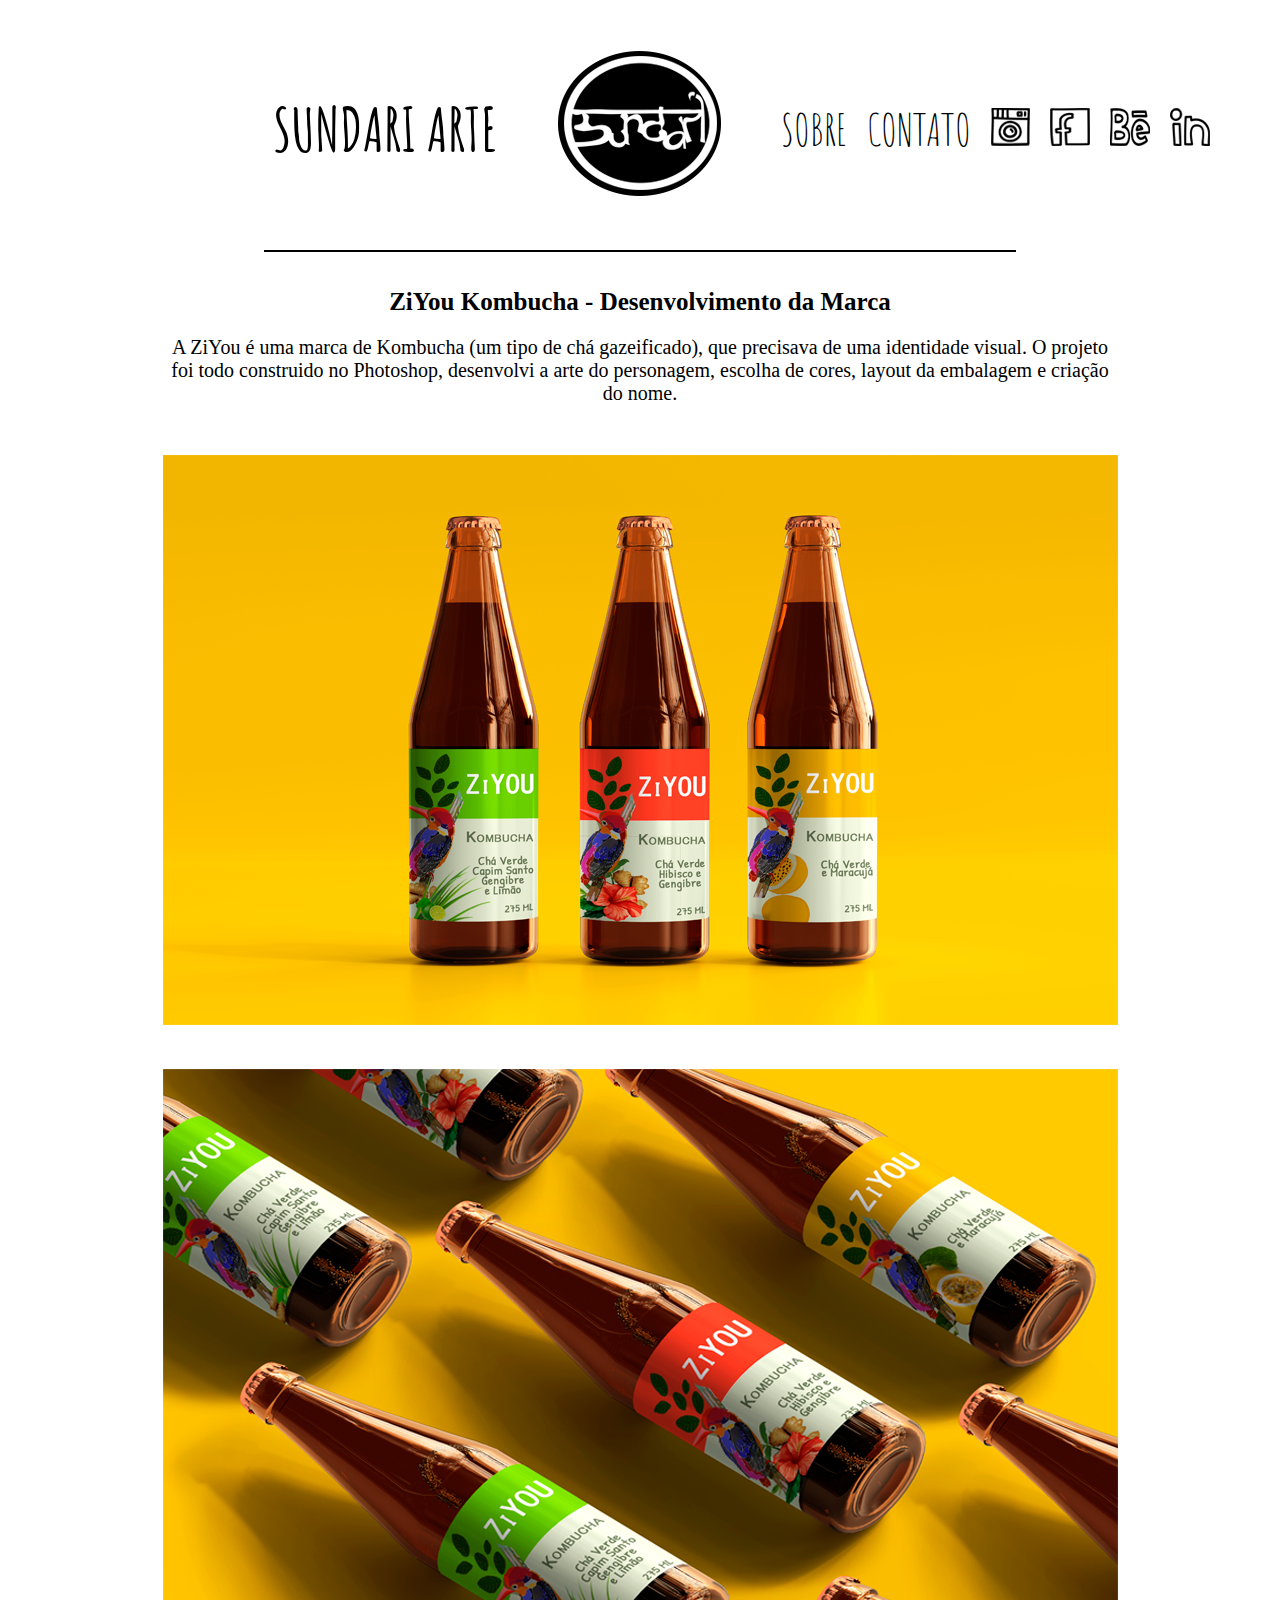
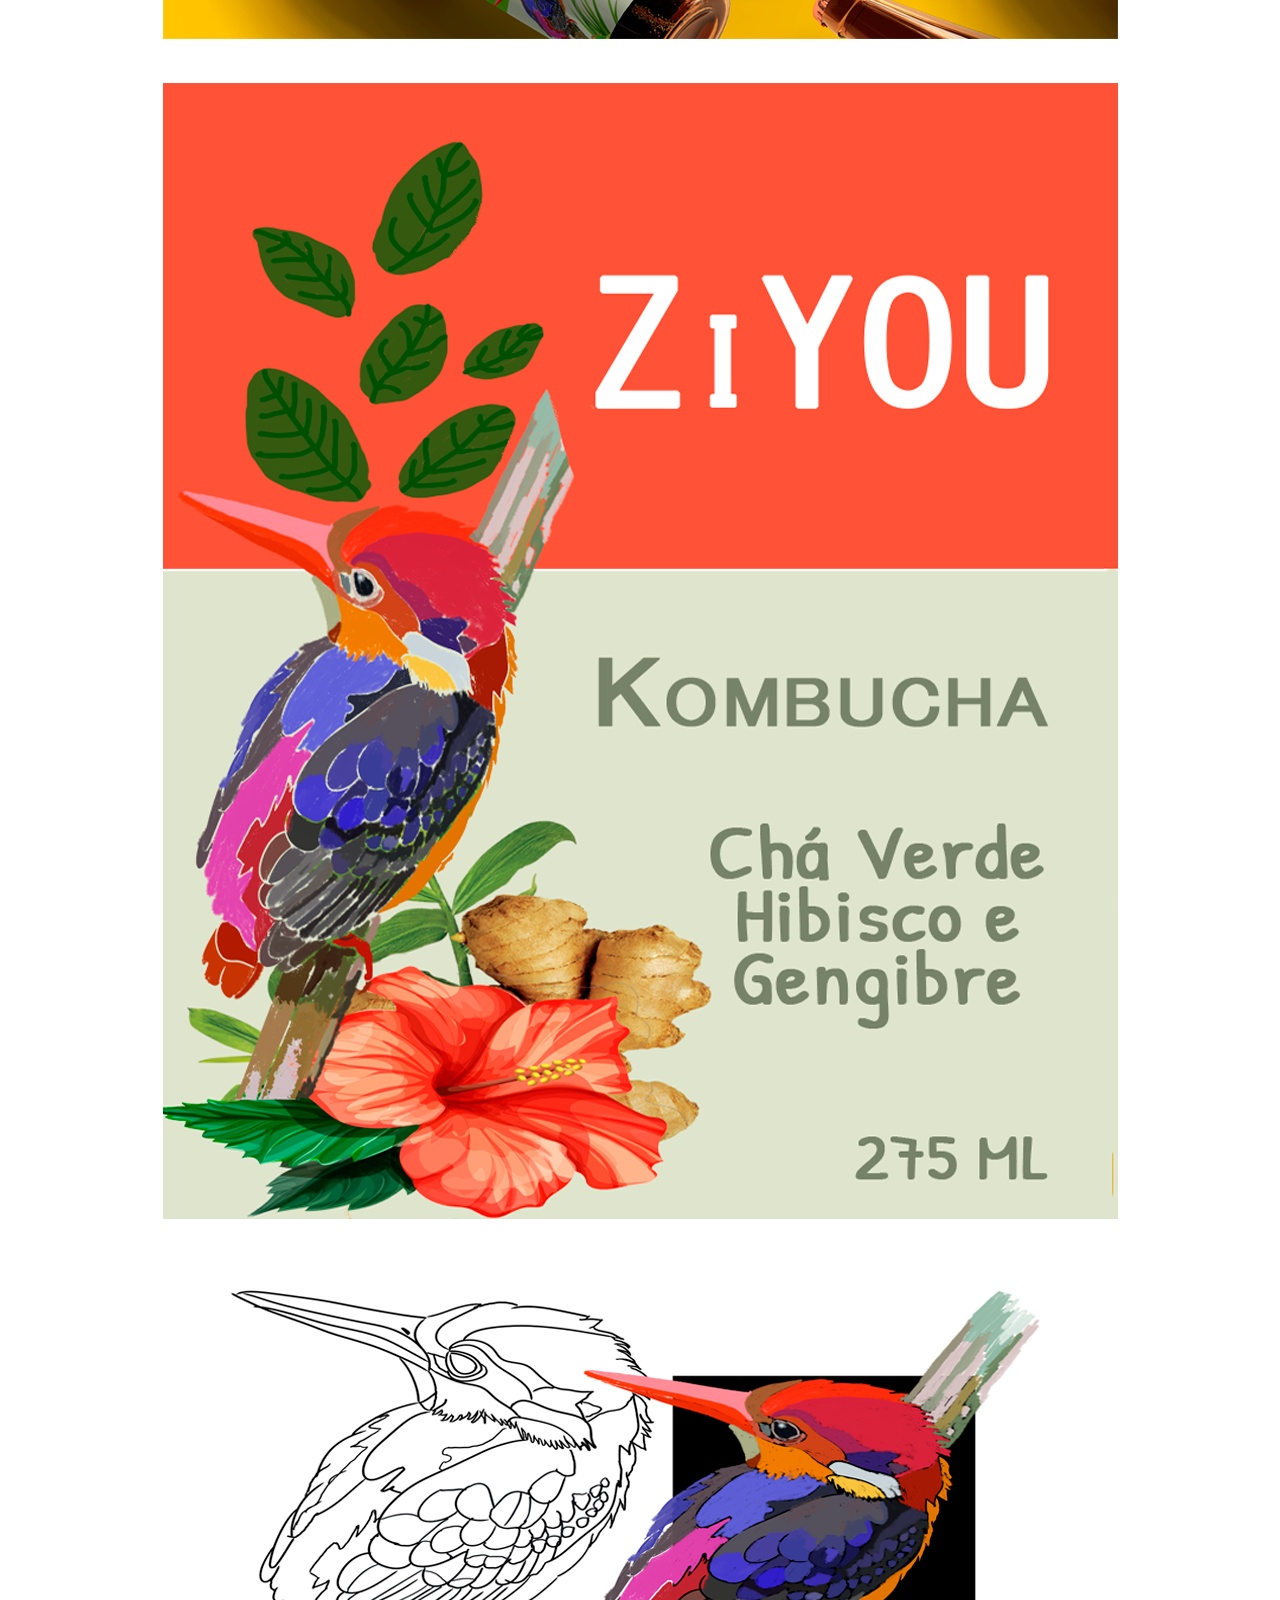
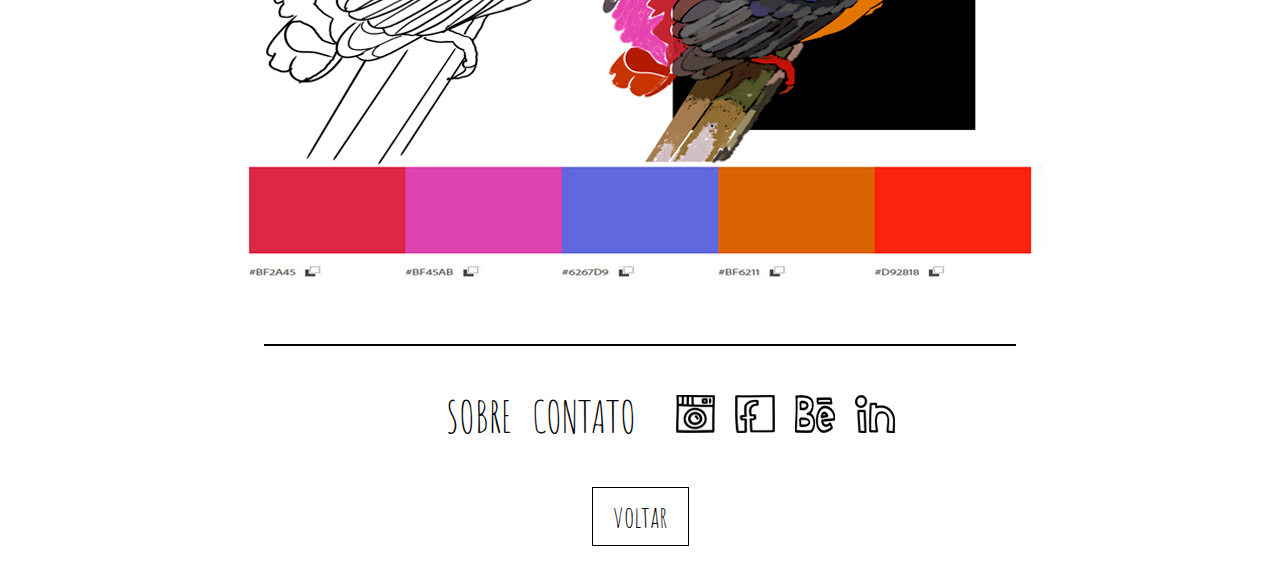
<file: pagina-passaro.html>
<!DOCTYPE html>
<html >
  <head>
       <title> Sundari Arte </title><link rel="stylesheet" href="css/style-site-sundari.css.css">
      <link rel="preconnect" href="https://fonts.googleapis.com">
      <link rel="preconnect" href="https://fonts.gstatic.com" crossorigin>
      <link href="https://fonts.googleapis.com/css2?family=Amatic+SC:wght@400;700&display=swap" rel="stylesheet">
    </head>
  <body>
     <header>
        
         <nav>
              <ul class="menu">
                  <li> <a href=index.htm><h1 class="nome-site">SUNDARI ARTE</h1></a></li>
                  <li><a href="index.htm"><img class= "logo" src="imagens/logoo.png"></a></li>
                  <li> <a class="sobre" href="pagina-sobre.html">Sobre</a></li>
                  <li> <a class="contato" href="pagina-contato02.html">Contato</a></li>
                  
                 
                  <li ><a href="#"><img class="redes"src ="imagens/instagram-hand-drawn-logo.png"></a></li>
                  <li > <a href="#"><img class="redes"src="imagens/facebook-letter-logo-in-a-square-hand-drawn-outline.png"></a></li>
                  <li> <a href="#"><img class="redes"src="imagens/behance-hand-drawn-symbol.png"></a>  </li>
                  <li> <a href="#"><img class="redes"src="imagens/linkedin-logo-hand-drawn-outline.png"></a>
                  </li>
             </ul>
        </nav>
      </header>
      
      <hr>
      <br>
      <br>
      
      <main>
          <h2 class="titulo">ZiYou Kombucha - Desenvolvimento da Marca</h2>
          <p class="texto"> A ZiYou é uma marca de Kombucha (um tipo de chá gazeificado), que precisava de uma identidade visual.
              O projeto foi todo construido no Photoshop, desenvolvi a arte do personagem, escolha de cores, layout da embalagem e criação do nome. 
          
          <div class="galeria">
              <div class="imagem-1">
                  <img src=imagens/imagem-garrafa-01.png>
               </div>
              
              <div class="imagem-2">
                  <img src=imagens/imagem-garrafa-02.png>
               </div>
              
              <div class="imagem-3">
                  <img src="imagens/embalagem-passaro.png">
                  </div> 
              
              <div class="imagem-4">
                  <img src="imagens/processo-passaro.png">
                  </div>
          </div>
        
      </main>
      
  </body>
    <hr>
    
      <footer>
        
        <ul class="menu">
            <li> <a class="sobre" href="pagina-sobre.html">Sobre</a></li>
            <li> <a class="contato" href="pagina-contato02.html">Contato</a></li>
            
            <li>
            <li><a href="#"><img class="redes"src ="imagens/instagram-hand-drawn-logo.png"></a></li>
            <li> <a href="#"><img class="redes"src="imagens/facebook-letter-logo-in-a-square-hand-drawn-outline.png"></a></li>
            <li> <a href="#"><img class="redes"src="imagens/behance-hand-drawn-symbol.png"></a>  </li>
            <li> <a href="#"><img class="redes"src="imagens/linkedin-logo-hand-drawn-outline.png"></a>
            </li>
        </ul>
        
         <a href="index.htm"class="voltar">voltar</a>
        
    </footer>
</html>
</file>
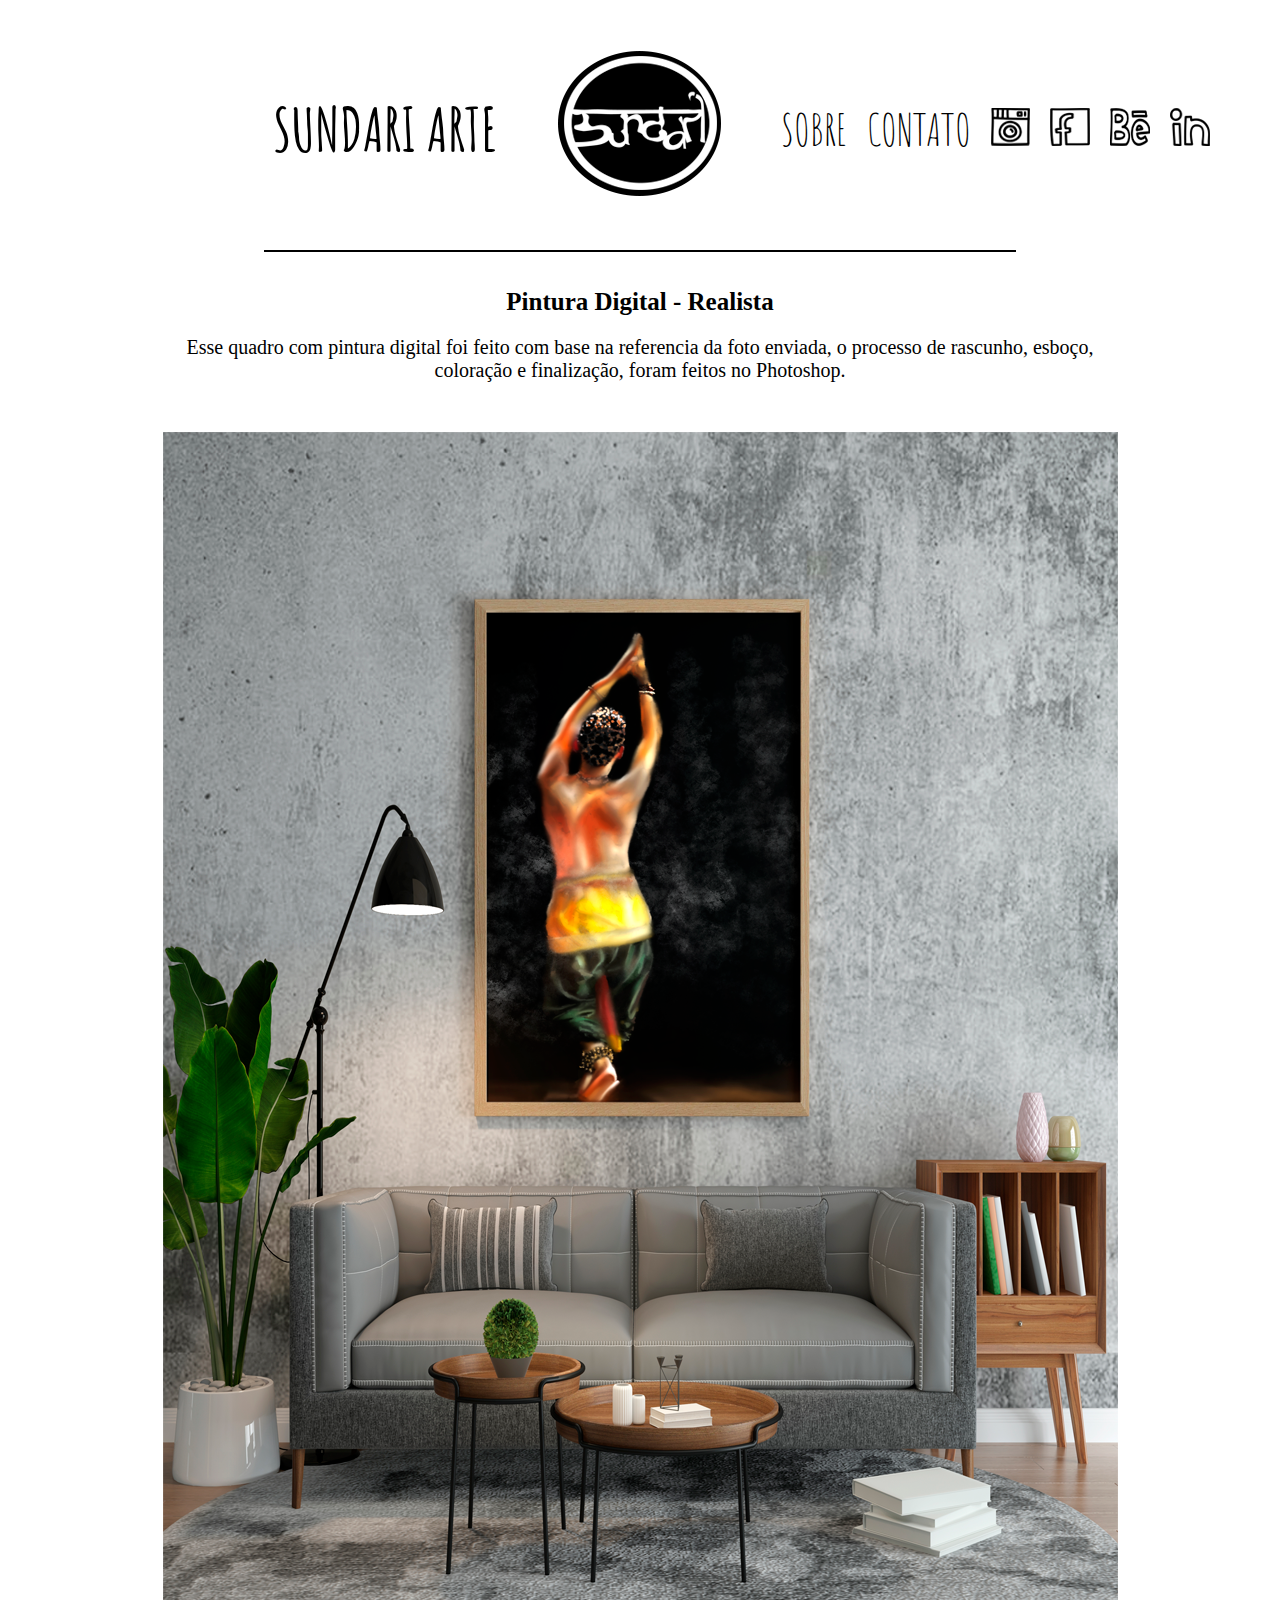
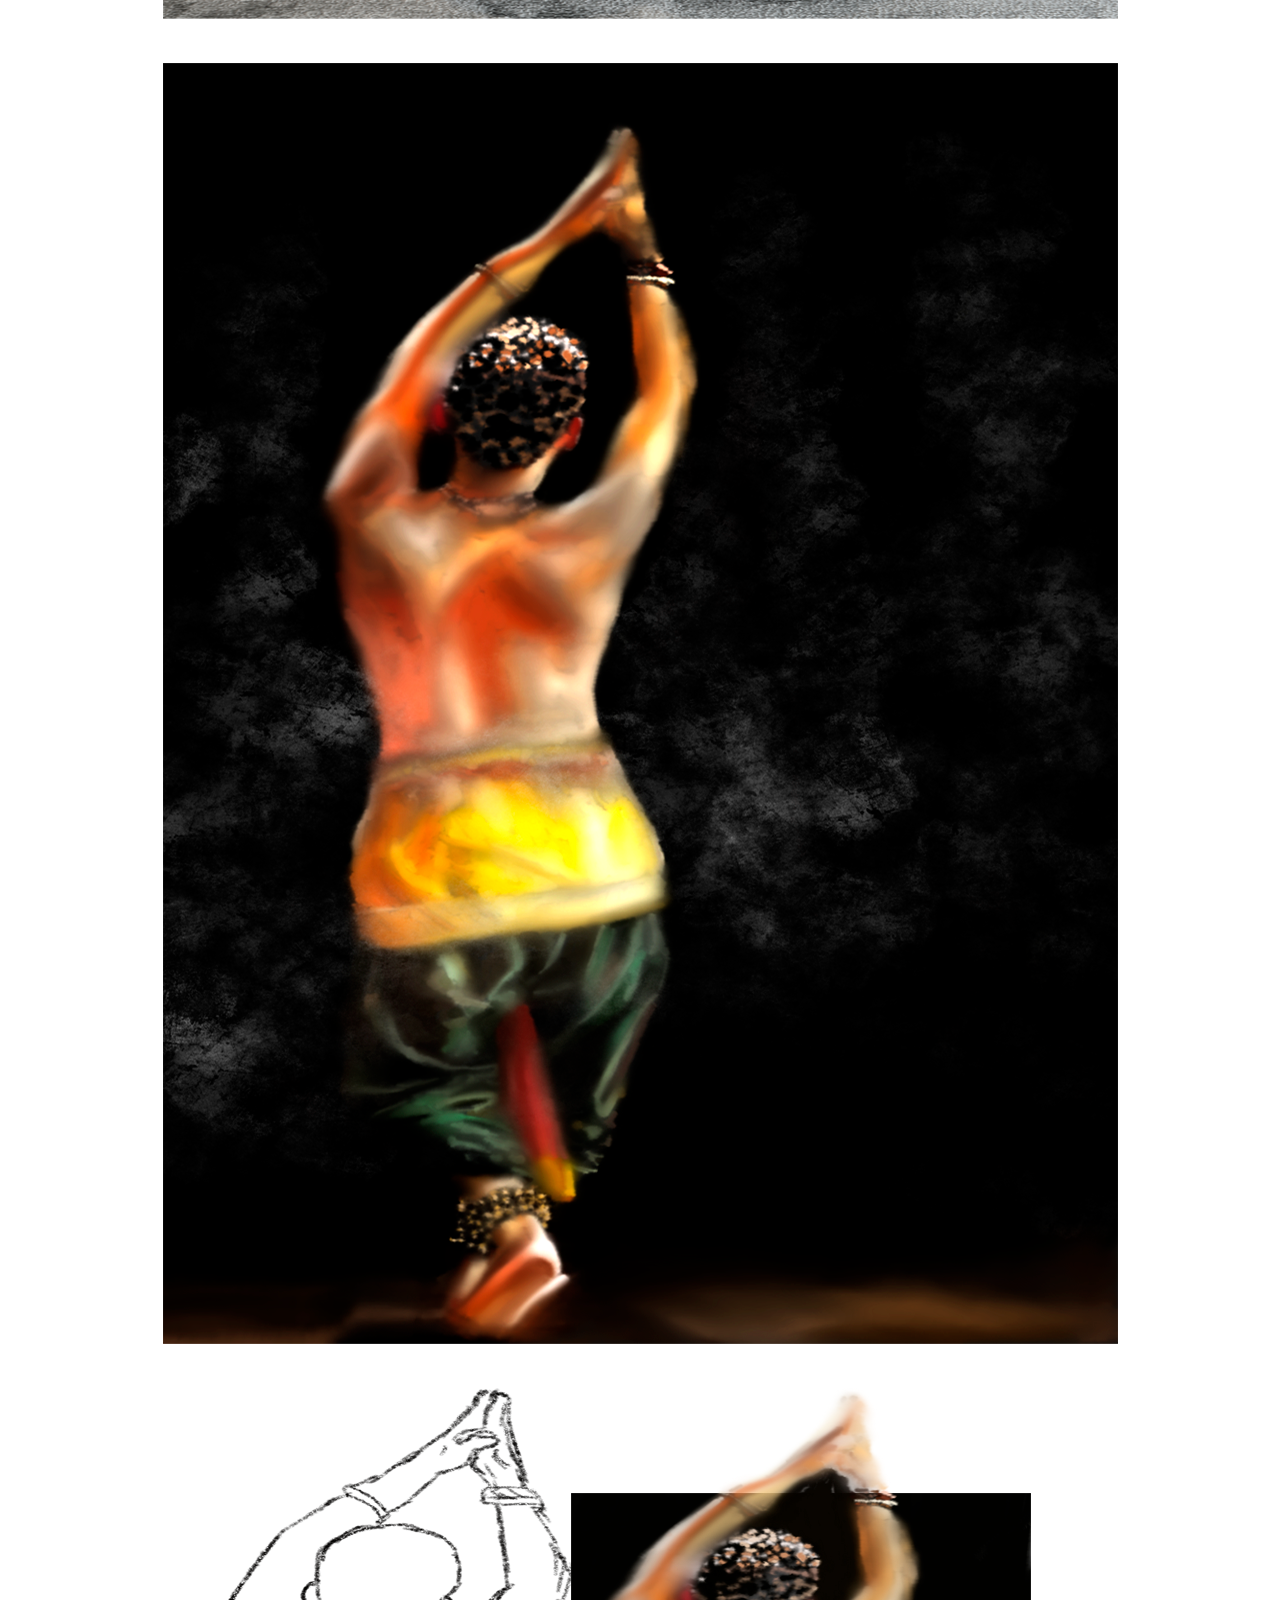
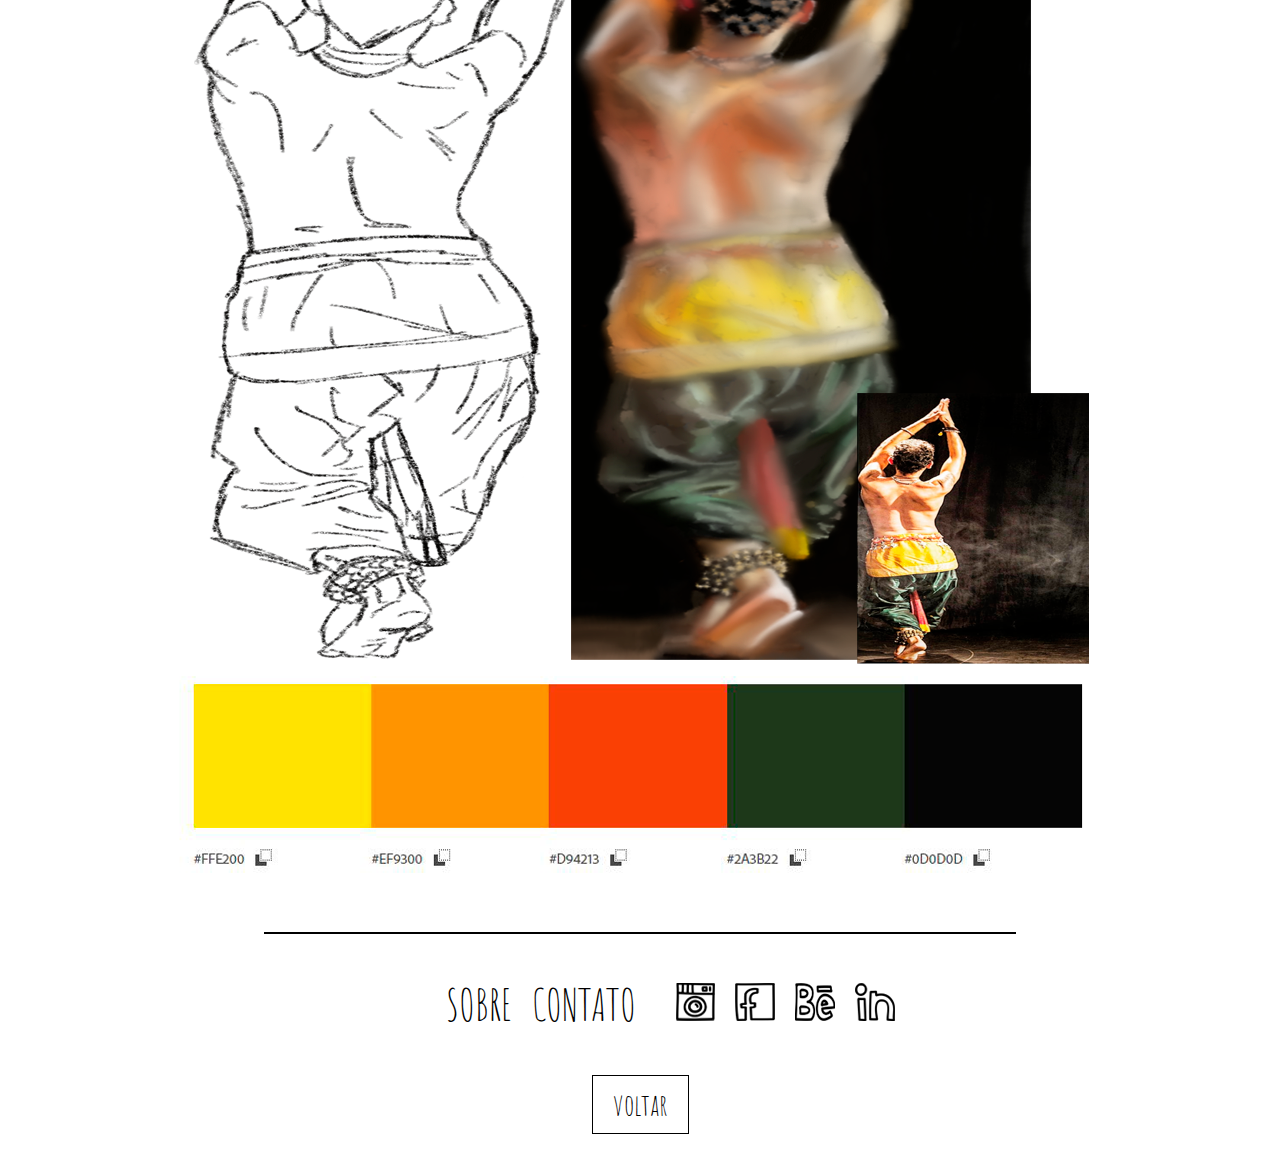
<file: pagina-principe.html>
<!DOCTYPE html>
<html >
  <head>
       <title> Sundari Arte </title><link rel="stylesheet" href="css/style-site-sundari.css.css">
      <link rel="preconnect" href="https://fonts.googleapis.com">
      <link rel="preconnect" href="https://fonts.gstatic.com" crossorigin>
      <link href="https://fonts.googleapis.com/css2?family=Amatic+SC:wght@400;700&display=swap" rel="stylesheet">
    </head>
  <body>
     <header>
        
         <nav>
              <ul class="menu">
                    <li> <a href=index.htm><h1 class="nome-site">SUNDARI ARTE</h1></a></li>
                  <li><a href="index.htm"><img class= "logo" src="imagens/logoo.png"></a></li>
                  <li> <a class="sobre" href="pagina-sobre.html">Sobre</a></li>
                  <li> <a class="contato" href="pagina-contato02.html">Contato</a></li>
                  
                 
                  <li ><a href="#"><img class="redes"src ="imagens/instagram-hand-drawn-logo.png"></a></li>
                  <li > <a href="#"><img class="redes"src="imagens/facebook-letter-logo-in-a-square-hand-drawn-outline.png"></a></li>
                  <li> <a href="#"><img class="redes"src="imagens/behance-hand-drawn-symbol.png"></a>  </li>
                  <li> <a href="#"><img class="redes"src="imagens/linkedin-logo-hand-drawn-outline.png"></a>
                  </li>
             </ul>
        </nav>
      </header>
      
      <hr>
      <br>
      <br>
      <main>
          <h2 class="titulo">Pintura Digital - Realista</h2>
          <p class="texto">Esse quadro com pintura digital foi feito com base na referencia da foto enviada, o processo de rascunho, esboço, coloração e finalização, foram feitos no Photoshop.  
  </p>
          
          <div class="galeria">
              <div class="imagem-1">
                  <img src=imagens/imagem-mockup-principe.png>
               </div>
              
              <div class="imagem-2">
                  <img src=imagens/imagem-final-principe.png>
               </div>
              
              <div class="imagem-3">
                  <img src=imagens/processo-principe.png>
                  </div> 
        
          </div>
        
      </main>
      
  </body>
    <hr>
    
     <footer>
        
        <ul class="menu">
            <li> <a class="sobre" href="pagina-sobre.html">Sobre</a></li>
            <li> <a class="contato" href="pagina-contato02.html">Contato</a></li>
            
            <li>
            <li><a href="#"><img class="redes"src ="imagens/instagram-hand-drawn-logo.png"></a></li>
            <li> <a href="#"><img class="redes"src="imagens/facebook-letter-logo-in-a-square-hand-drawn-outline.png"></a></li>
            <li> <a href="#"><img class="redes"src="imagens/behance-hand-drawn-symbol.png"></a>  </li>
            <li> <a href="#"><img class="redes"src="imagens/linkedin-logo-hand-drawn-outline.png"></a>
            </li>
        </ul>
        
        <a href="index.htm"class="voltar">voltar</a>
        
    </footer>
</html>
</file>
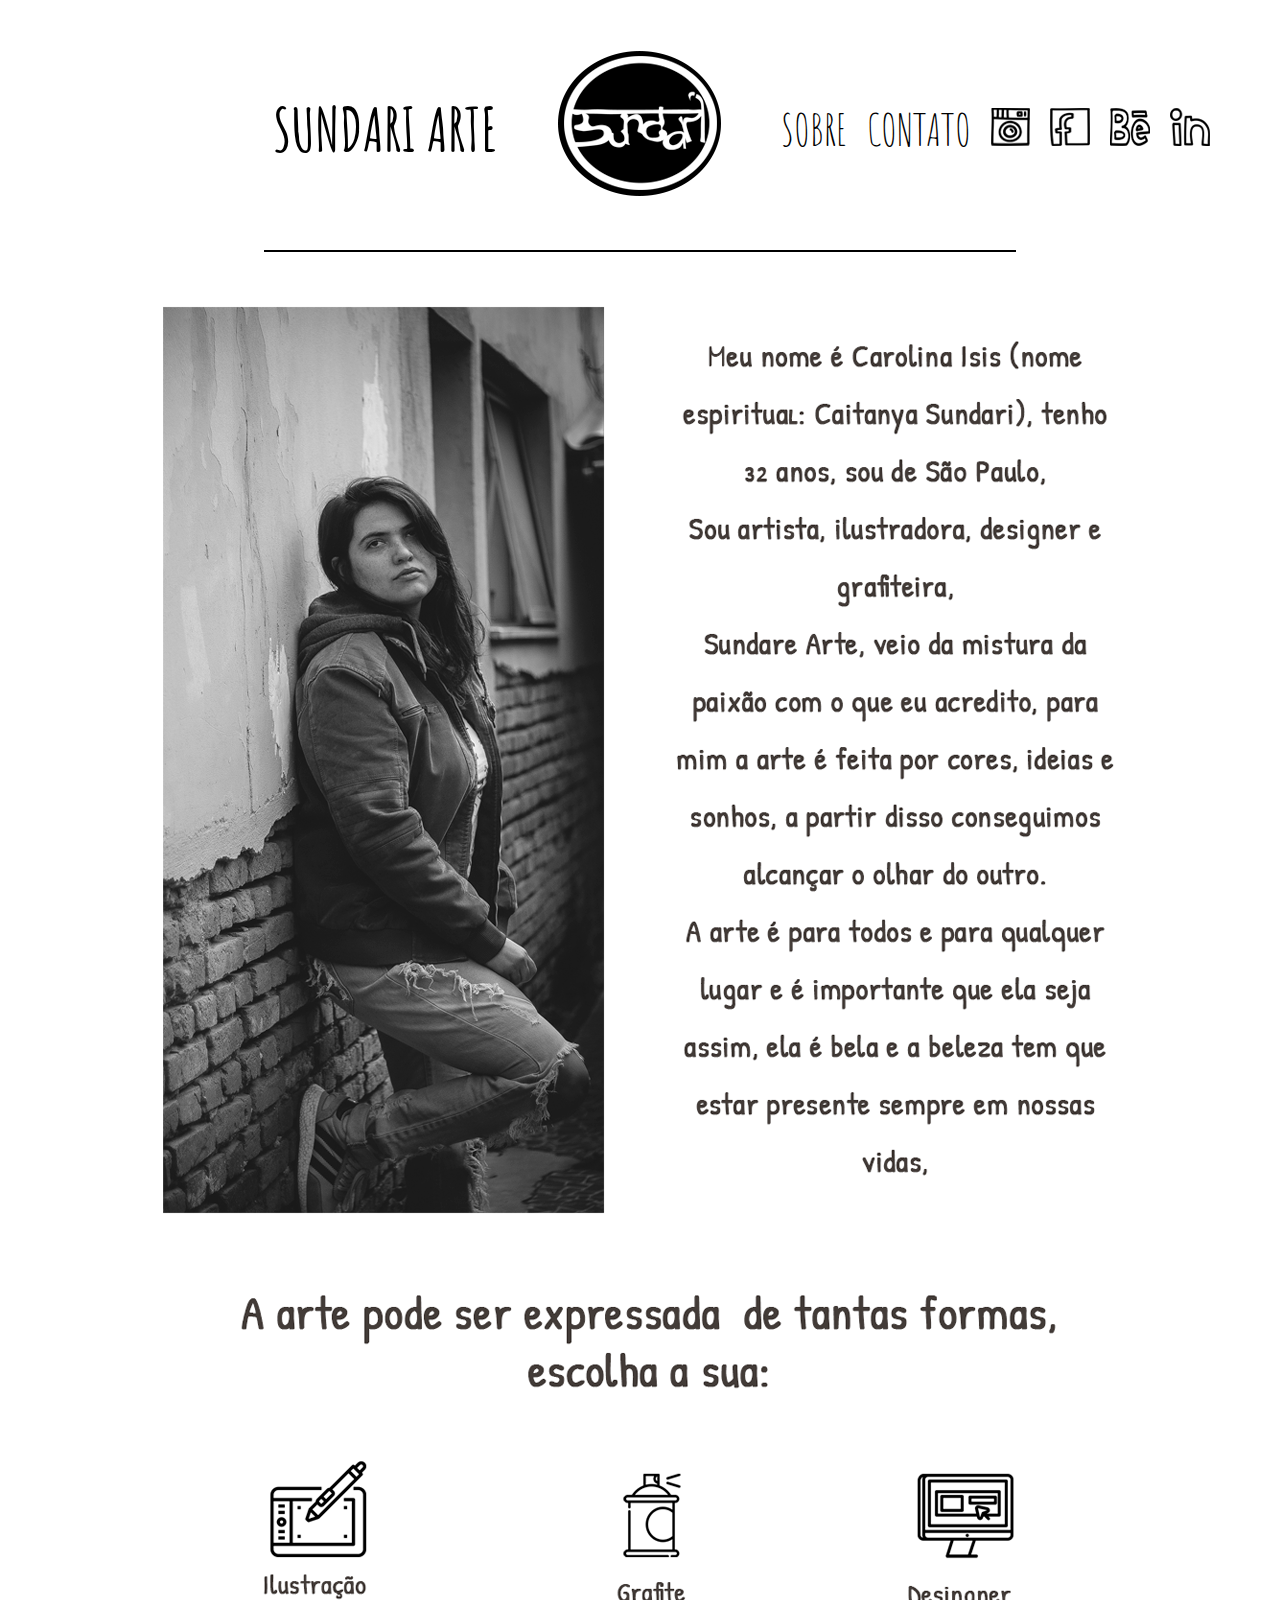
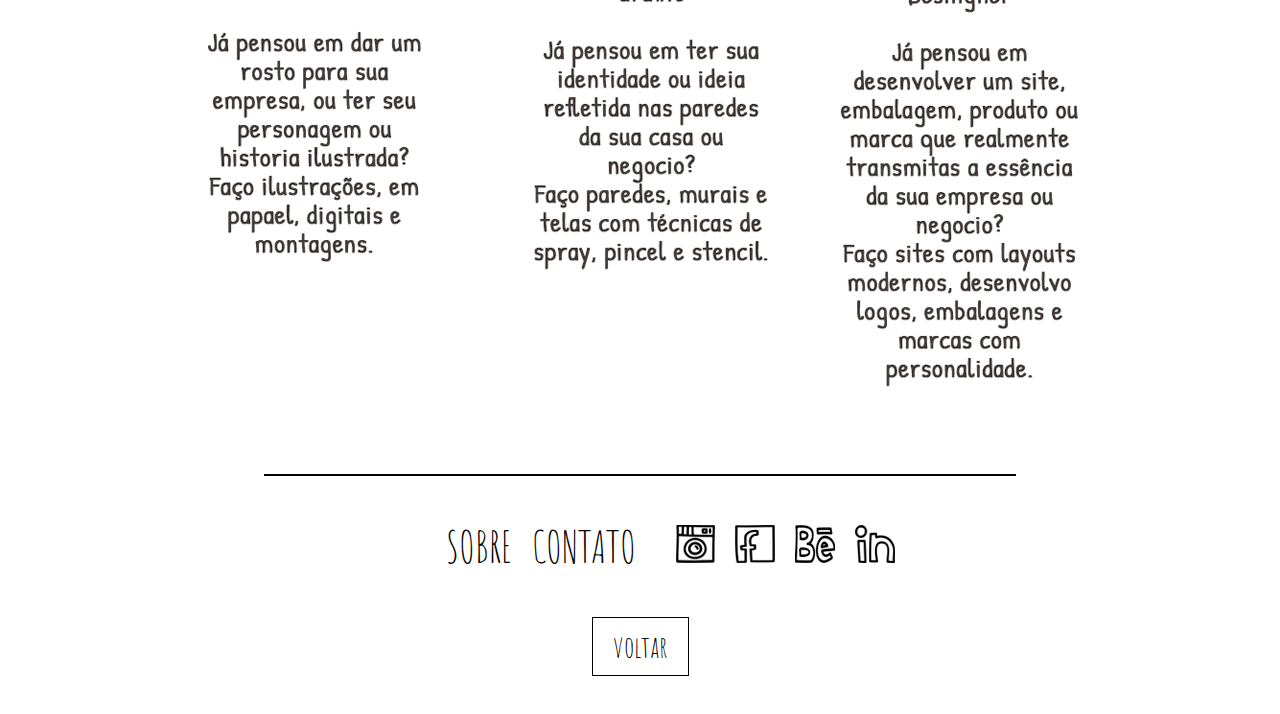
<file: pagina-sobre.html>
<!DOCTYPE html>
<html >
    <head>
       <title> Sundari Arte </title><link rel="stylesheet" href="css/style-site-sundari.css.css">
      <link rel="preconnect" href="https://fonts.googleapis.com">
      <link rel="preconnect" href="https://fonts.gstatic.com" crossorigin>
      <link href="https://fonts.googleapis.com/css2?family=Amatic+SC:wght@400;700&display=swap" rel="stylesheet">
    </head>
  <body>
     <header>
        
         <nav>
              <ul class="menu">
                  <li> <a href=index.htm><h1 class="nome-site">SUNDARI ARTE</h1></a></li>
                  <li><a href="index.htm"><img class= "logo" src="imagens/logoo.png"></a></li>
                  <li> <a class="sobre" href="pagina-sobre.html">Sobre</a></li>
                  <li> <a class="contato" href="pagina-contato02.html">Contato</a></li>
                  
                 
                  <li ><a href="#"><img class="redes"src ="imagens/instagram-hand-drawn-logo.png"></a></li>
                  <li > <a href="#"><img class="redes"src="imagens/facebook-letter-logo-in-a-square-hand-drawn-outline.png"></a></li>
                  <li> <a href="#"><img class="redes"src="imagens/behance-hand-drawn-symbol.png"></a>  </li>
                  <li> <a href="#"><img class="redes"src="imagens/linkedin-logo-hand-drawn-outline.png"></a>
                  </li>
             </ul>
        </nav>
      </header>
      
      <hr>
      <br>
      <br>
      <main>
         
          <br>
          <div class="galeria">
              <div class="imagem-1">
                  <img src=imagens/imagem-01-sobre.png>
               </div>
              
              <div class="imagem-2">
                  <img src=imagens/imagem-02-sobre.png>
               </div>
        
          </div>
        
      </main>
      
  </body>
    <hr>
    
   <footer>
        
        <ul class="menu">
            <li> <a class="sobre" href="pagina-sobre.html">Sobre</a></li>
            <li> <a class="contato" href="pagina-contato02.html">Contato</a></li>
            
            <li>
            <li><a href="#"><img class="redes"src ="imagens/instagram-hand-drawn-logo.png"></a></li>
            <li> <a href="#"><img class="redes"src="imagens/facebook-letter-logo-in-a-square-hand-drawn-outline.png"></a></li>
            <li> <a href="#"><img class="redes"src="imagens/behance-hand-drawn-symbol.png"></a>  </li>
            <li> <a href="#"><img class="redes"src="imagens/linkedin-logo-hand-drawn-outline.png"></a>
            </li>
        </ul>
        
      <a href="index.htm"class="voltar">voltar</a>
        
    </footer>
</html>
</file>
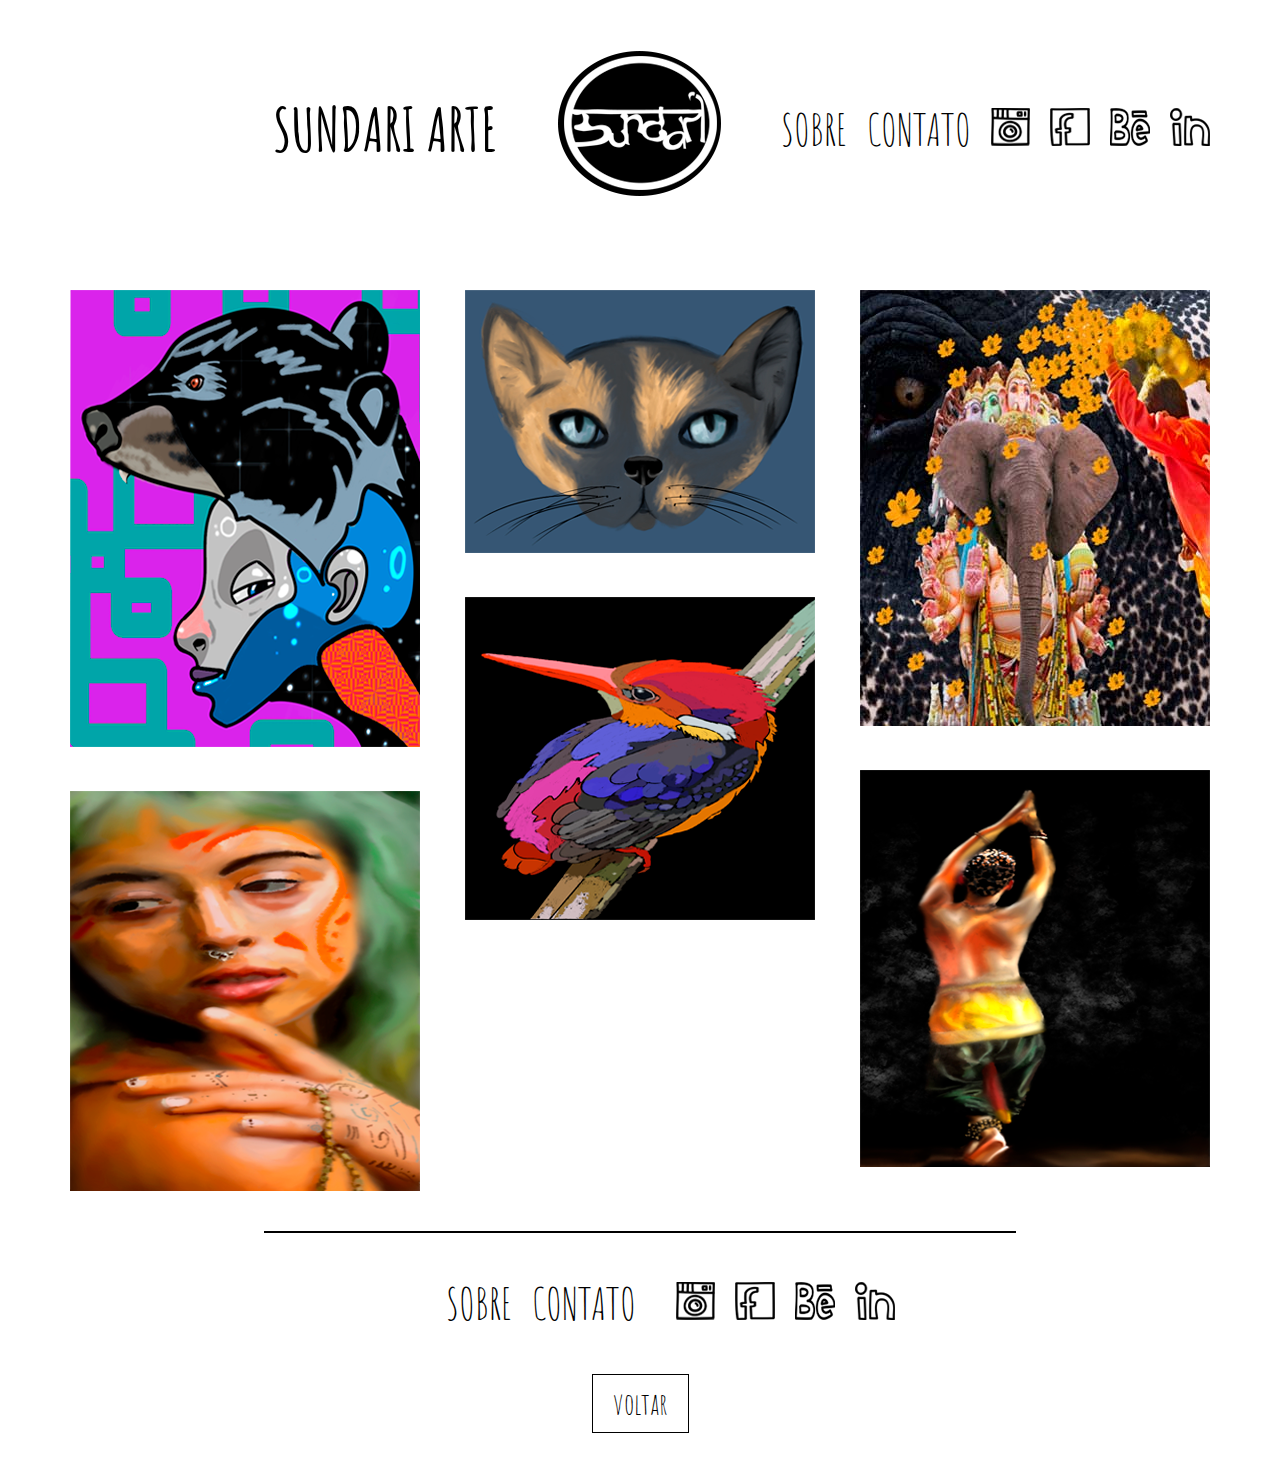
<file: site sundari arte (1).html>
<!DOCTYPE html>
<html >
  <head>
       <title> Sundari Arte </title><link rel="stylesheet" href="css/style-site-sundari.css.css">
      <link rel="preconnect" href="https://fonts.googleapis.com">
      <link rel="preconnect" href="https://fonts.gstatic.com" crossorigin>
      <link href="https://fonts.googleapis.com/css2?family=Amatic+SC:wght@400;700&display=swap" rel="stylesheet">
    </head>
  <body>
    <header>
        
          <nav>
              <ul class="menu">
                  <li> <a href="#"><h1 class="nome-site">SUNDARI ARTE</h1></a></li>
                  <li><img class= "logo" src="imagens/logoo.png"></li>
                  <li> <a class="sobre" href="pagina-sobre.html">Sobre</a></li>
                  <li> <a class="contato" href="pagina-contato02.html">Contato</a></li>
                  
                 
                  <li ><a href="#"><img class="redes"src ="imagens/instagram-hand-drawn-logo.png"></a></li>
                  <li > <a href="#"><img class="redes"src="imagens/facebook-letter-logo-in-a-square-hand-drawn-outline.png"></a></li>
                  <li> <a href="#"><img class="redes"src="imagens/behance-hand-drawn-symbol.png"></a>  </li>
                  <li> <a href="#"><img class="redes"src="imagens/linkedin-logo-hand-drawn-outline.png"></a>
                  </li>
             </ul>
        </nav>
      </header>
          
      <main>
          <div class="galeria-home">
              <div class="coluna">
                  <a href=pagina-grafite.html><img src="imagens/sketch1635358814547.png"></a>
                  <a href=pagina-ganga.html><img src="imagens/GANGA.png"></a>
                  
              </div>
              <div class="coluna">
                  <a href=pagina-gato.html><img src="imagens/sketch1635358893754.png"></a>
                  <a href=pagina-passaro.html> <img src=imagens/sketch1635359005461.png></a>
              </div>
              <div class="coluna">
                  <a href=pagina-colagem.html><img src="imagens/colagem%20%20atividade%202.1%20copiar.jpg"></a>
                  <a href=pagina-principe.html><img src="imagens/PRINCIPE.png"></a>
              </div>
          </div>
        
      </main>
      
  </body>
 <br>
    <br>
    <hr>
    
    <footer>
        
        <ul class="menu">
            <li> <a class="sobre" href="pagina-sobre.html">Sobre</a></li>
            <li> <a class="contato" href="pagina-contato02.html">Contato</a></li>
            
            <li>
            <li><a href="#"><img class="redes"src ="imagens/instagram-hand-drawn-logo.png"></a></li>
            <li> <a href="#"><img class="redes"src="imagens/facebook-letter-logo-in-a-square-hand-drawn-outline.png"></a></li>
            <li> <a href="#"><img class="redes"src="imagens/behance-hand-drawn-symbol.png"></a>  </li>
            <li> <a href="#"><img class="redes"src="imagens/linkedin-logo-hand-drawn-outline.png"></a>
            </li>
        </ul>
        
         <a href="site%20sundari%20arte%20(1).html" class="voltar">voltar</a>
        
    </footer>
</html>
</file>
<file: css/style-site-sundari.css.css>
a {
text-decoration: none;
color: currentColor;
}

header{

    width: 1140px;
    margin: auto;
    
}

main{
    background: white;
    width: 1140px;
    margin: auto;
}
main:hover{
     display: block;
    
}
.nome-site{
    text-decoration: none;
    font-family: 'Amatic SC', cursive;
    font-size: 60px;
    display: flex;
    justify-content: space-between;
    }

    

.menu a{
    text-transform: uppercase;
}

.menu{
    font-family: 'Amatic SC', cursive;
    list-style:none;
    display: flex;
    justify-content: space-between;
    align-items: center;
    font-size: 43px;
    
   }

.menu li{
    margin-left: 20px;
}


.logo{
    margin-left: 40px;
    margin-right: 40px;
}

.sobre:hover{
    box-shadow:  5px 5px 5px rgba(0,0,0,0.5); 
    
}
.contato:hover{
    box-shadow: 5px 5px 5px rgba(0,0,0,0.5);
}

nav{
    display: flex;
    justify-content:flex-end;
    align-items: center;
    margin: auto;
}

.redes:hover {
    box-shadow: 5px 5px 5px rgba(0,0,0,0.5);
}

.coluna{
    width: 350px;
}


p{
    font-family:'Patrick Hand', cursiva;
    list-style:none;
    font-size: 20px;
    margin:inherit       
}

.titulo{
    font-family:'Patrick Hand', cursiva;
    list-style:none;
    text-align: center;
    font-size: 25px;
    margin:inherit;
}

.texto{
    width: 955px;
    margin: auto;
    padding: 20px 0;
    text-align: center;
    flex-wrap: wrap;
    margin-bottom: 30px;
}

.galeria{
    display:flex;
    flex-direction:column;
    align-items:center;
}


.galeria img{
    margin-bottom:40px;
}

.galeria-home{
   display: flex;
   justify-content: space-between;
    
   }

.galeria-home img{
    margin-top: 40px;
  
}
.galeria-home img:hover{
      transition: 500ms;
    opacity:50%;
}

hr{
    border-collapse: collapse;
    border: 1px solid black;
    width:750px;
    margin:auto;
    margin-bottom: 30px;
}



.voltar{
      font-family: 'Amatic SC', cursive;
    font-size: 30px;
    border: 1px solid black;
    padding: 10px 20px;
    
}
.voltar:hover{
    box-shadow:  5px 5px 5px rgba(0,0,0,0.5); 
}

footer{
    display: flex;
    justify-content:center;
    align-items: center;
    flex-direction: column;
    padding-bottom: 30px;
}




.titulocontato{
    font-family:'Patrick Hand', cursiva;
    text-align: center;
    font-size: 25px;
    margin-bottom:60px;
}

.textoeformulariocontato{
    display:flex;
    justify-content:space-between;
/*    centralizei o formulário em relação ao conteúdo principal */
    width:950px;
    margin:auto;
}


/* modifiquei as linhas horizontais em cima e embaixo do formulário */

hr{
    border-collapse: collapse;
    border: 1px solid black;
    width:750px;
    margin:auto;
}


.container{
    font-family: 'Patrick Hand', cursive;
    width: 50%;

}

.textocontato{
    width:50%;
    text-align:center;
    line-height: 2;
    font-size:16px;
    margin-right:30px;
}

.textoeformulariocontato h2{
    font-family: 'Patrick Hand', cursive;
    display: block;
    font-size: 30px;
    font-weight: 300;
    margin-bottom: 10px;
}


form{
    background:#dcdcdc;
    padding:20px;
    width:450px;
    margin-bottom: 10px;
}


input{
    width:420px;
    padding:5px;
}

textarea{
    width:420px;
    height:150px;
    padding:5px;
}


#contact-submit {
    cursor: pointer;
    width:116px;
    background: white;
    color: black;
    border: 1px solid black;
    font-family: 'Patrick Hand', cursive;
    padding: 10px;
    font-size: 16px;
    text-align: center;
    margin-left: 160px;
    margin-right: 160px;
    margin-top:10px;
}


#contact-submit:hover{
    color:white;
    background:black;
</file>
